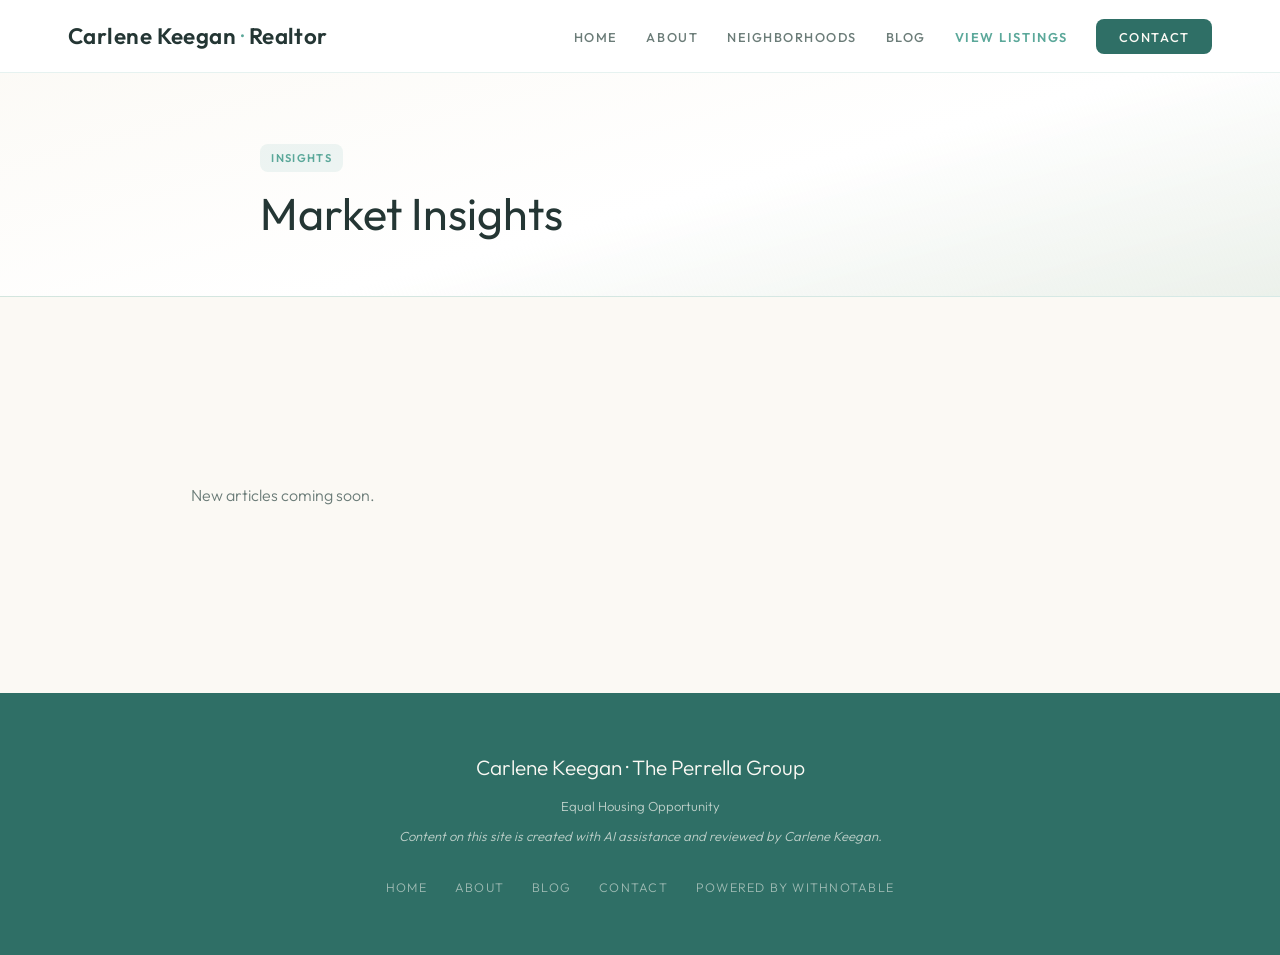
<file: blog/index.html>
<!DOCTYPE html>
<html lang="en">
<head>
    <meta charset="UTF-8">
    <meta name="viewport" content="width=device-width, initial-scale=1.0">
    <title>Blog | Carlene Keegan</title>
    <meta name="description" content="Market insights and neighborhood guides from Carlene Keegan.">
    <meta property="og:title" content="Blog | Carlene Keegan">
    <meta property="og:description" content="Market insights and neighborhood guides from Carlene Keegan.">
    <meta property="og:type" content="website">
    <link rel="preconnect" href="https://fonts.googleapis.com">
    <link rel="preconnect" href="https://fonts.gstatic.com" crossorigin>
    <link href="https://fonts.googleapis.com/css2?family=Outfit:wght@300;400;500;600;700&display=swap" rel="stylesheet">
    <link rel="stylesheet" href="../css/styles.css">

</head>
<body>
    <nav id="navbar">
        <div class="nav-inner">
            <a href="../index.html" class="nav-brand">Carlene Keegan <span>·</span> Realtor</a>
            <ul class="nav-links">
                <li><a href="../index.html">Home</a></li>
                <li><a href="../about.html">About</a></li>
                <li><a href="../index.html#neighborhoods">Neighborhoods</a></li>
                <li><a href="../blog/index.html">Blog</a></li>
                <li><a href="https://perrellagroup.com/agent/carlene-keegan" target="_blank" rel="noopener noreferrer" class="nav-listings">View Listings</a></li>
                <li><a href="../contact.html" class="nav-cta">Contact</a></li>
            </ul>
            <button class="nav-toggle" aria-label="Menu"><span></span><span></span><span></span></button>
        </div>
    </nav>

    <div class="article-header">
        <div class="article-header-inner">
            <div class="meta-line"><span class="blog-card-category">Insights</span></div>
            <h1>Market Insights</h1>
        </div>
    </div>
    <section>
        <div class="section-inner">
            <div class="blog-grid" id="blog-posts">
                <p class="blog-empty">New articles coming soon.</p>
            </div>
        </div>
    </section>

    <footer>
        <div class="footer-brand">Carlene Keegan · The Perrella Group</div>
        <p>Equal Housing Opportunity</p>
        <p class="footer-disclaimer">Content on this site is created with AI assistance and reviewed by Carlene Keegan.</p>
        <div class="footer-links">
            <a href="../index.html">Home</a>
            <a href="../about.html">About</a>
            <a href="../blog/index.html">Blog</a>
            <a href="../contact.html">Contact</a>
            <a href="https://withnotable.ai" target="_blank" rel="noopener noreferrer">Powered by withNotable</a>
        </div>
    </footer>
    <script>
        const observer = new IntersectionObserver((entries) => {
            entries.forEach(e => { if (e.isIntersecting) e.target.classList.add('visible'); });
        }, { threshold: 0.1, rootMargin: '0px 0px -50px 0px' });
        document.querySelectorAll('.fade-in').forEach(el => observer.observe(el));
        window.addEventListener('scroll', () => {
            const nav = document.getElementById('navbar');
            if (nav) nav.classList.toggle('scrolled', window.scrollY > 50);
        });
        const navToggle = document.querySelector('.nav-toggle');
        const navLinks = document.querySelector('.nav-links');
        if (navToggle && navLinks) {
            navToggle.addEventListener('click', () => { navLinks.classList.toggle('mobile-open'); navToggle.classList.toggle('active'); });
        }
        document.querySelectorAll('.faq-question').forEach(q => {
            q.addEventListener('click', () => {
                const item = q.parentElement;
                const wasOpen = item.classList.contains('open');
                document.querySelectorAll('.faq-item').forEach(i => i.classList.remove('open'));
                if (!wasOpen) item.classList.add('open');
            });
        });
    </script>
</body>
</html>
</file>
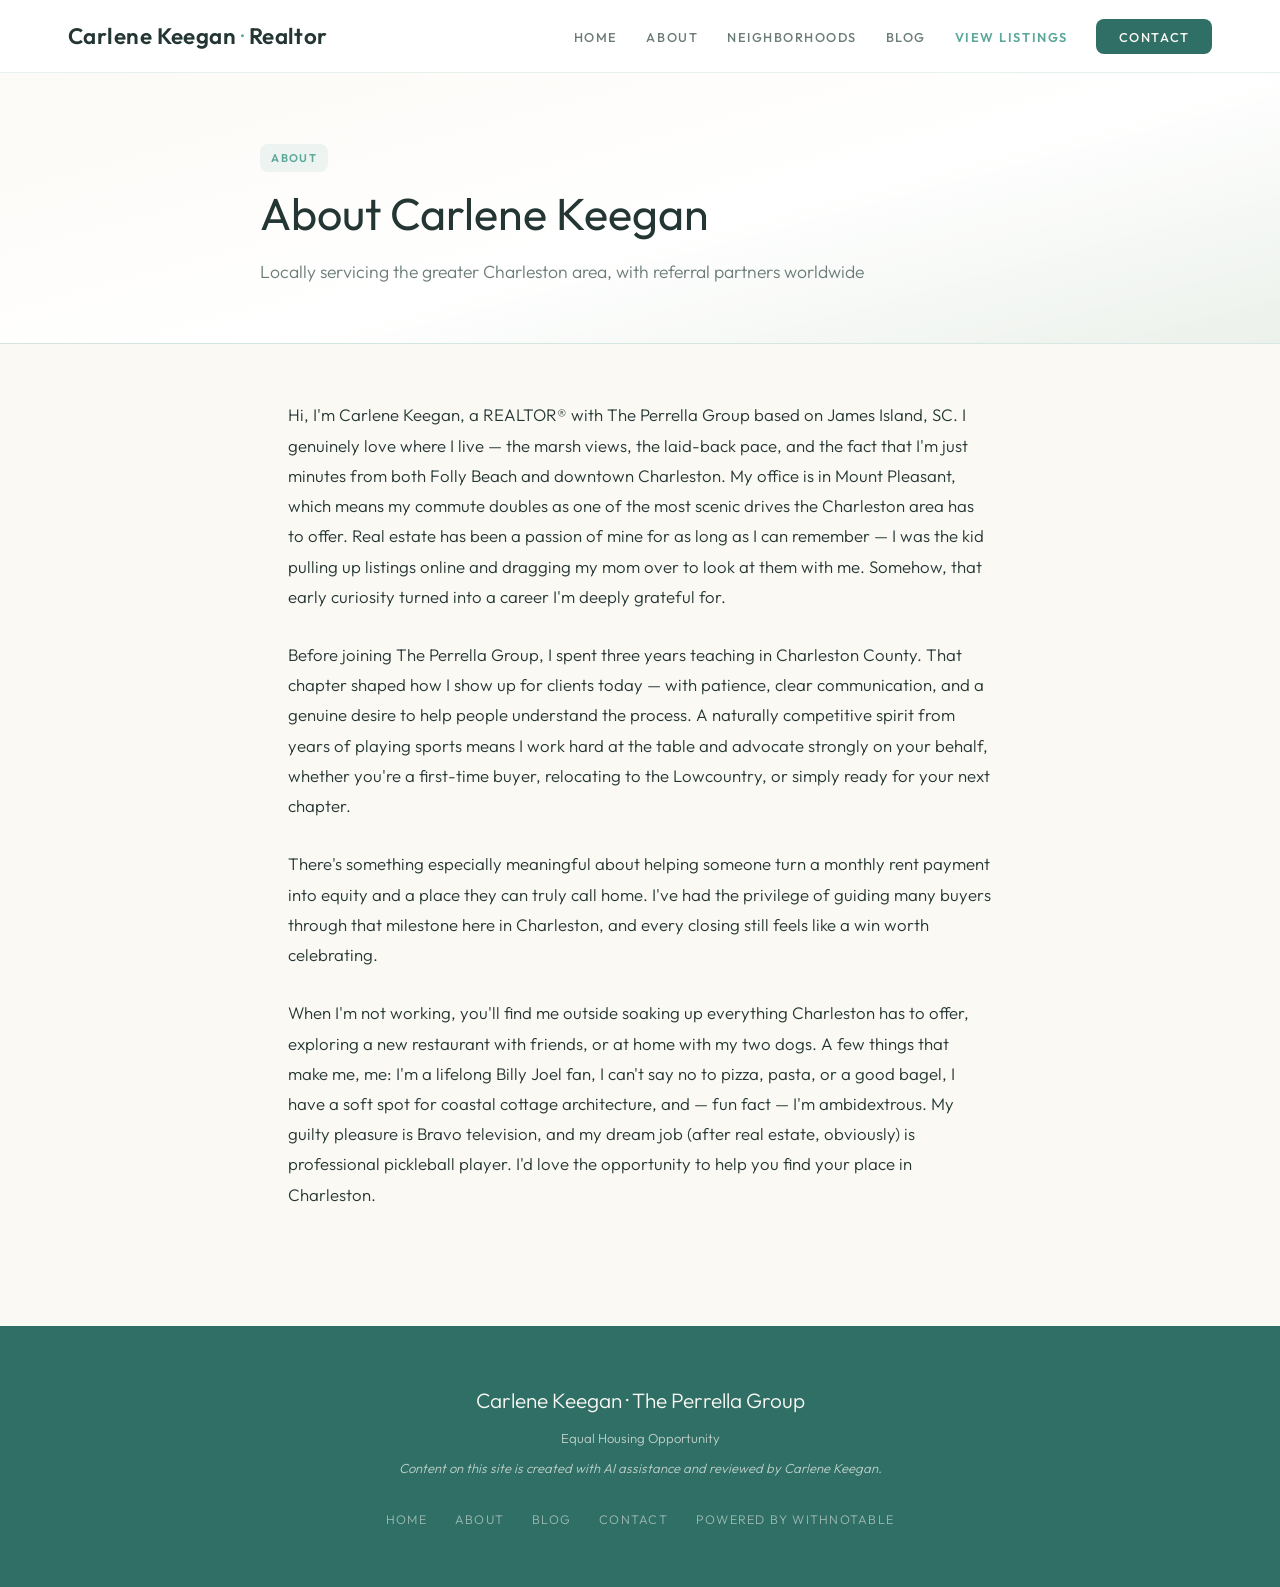
<file: about.html>
<!DOCTYPE html>
<html lang="en">
<head>
    <meta charset="UTF-8">
    <meta name="viewport" content="width=device-width, initial-scale=1.0">
    <title>About Carlene Keegan | The Perrella Group</title>
    <meta name="description" content="Carlene Keegan helps buyers and sellers in James Island and the greater Charleston area. First-time buyers, relocations, and luxury homes.">
    <meta property="og:title" content="About Carlene Keegan | The Perrella Group">
    <meta property="og:description" content="Carlene Keegan helps buyers and sellers in James Island and the greater Charleston area. First-time buyers, relocations, and luxury homes.">
    <meta property="og:type" content="website">
    <link rel="preconnect" href="https://fonts.googleapis.com">
    <link rel="preconnect" href="https://fonts.gstatic.com" crossorigin>
    <link href="https://fonts.googleapis.com/css2?family=Outfit:wght@300;400;500;600;700&display=swap" rel="stylesheet">
    <link rel="stylesheet" href="css/styles.css">
    <script type="application/ld+json">
{"@context": "https://schema.org", "@type": "RealEstateAgent", "name": "Carlene Keegan", "url": "https://carleneкеegan.com", "telephone": "845.803.1812", "email": "Carlene@perrellagroup.com", "image": "", "areaServed": [{"@type": "State", "name": "South Carolina"}, {"@type": "City", "name": "James Island"}, {"@type": "City", "name": "Charleston"}, {"@type": "City", "name": "Mount Pleasant"}], "jobTitle": "Real Estate Agent", "knowsAbout": ["First-Time Homebuyers", "Waterfront Properties", "Residential Real Estate", "James Island Real Estate", "Charleston Real Estate"], "yearsOfExperience": 8, "memberOf": {"@type": "Organization", "name": "The Perrella Group", "url": "https://www.perrellagroup.com"}, "description": "Carlene Keegan is a real estate agent serving James Island and the greater Charleston area through The Perrella Group. With 8 years of experience, she specializes in first-time buyers, relocations, and James Island properties. Locally based with referral partners worldwide."}
    </script>
</head>
<body>
    <nav id="navbar">
        <div class="nav-inner">
            <a href="index.html" class="nav-brand">Carlene Keegan <span>·</span> Realtor</a>
            <ul class="nav-links">
                <li><a href="index.html">Home</a></li>
                <li><a href="about.html">About</a></li>
                <li><a href="index.html#neighborhoods">Neighborhoods</a></li>
                <li><a href="blog/index.html">Blog</a></li>
                <li><a href="https://perrellagroup.com/agent/carlene-keegan" target="_blank" rel="noopener noreferrer" class="nav-listings">View Listings</a></li>
                <li><a href="contact.html" class="nav-cta">Contact</a></li>
            </ul>
            <button class="nav-toggle" aria-label="Menu"><span></span><span></span><span></span></button>
        </div>
    </nav>

    <div class="article-header">
        <div class="article-header-inner">
            <div class="meta-line"><span class="blog-card-category">About</span></div>
            <h1>About Carlene Keegan</h1>
            <p class="article-lede"> Locally servicing the greater Charleston area, with referral partners worldwide</p>
        </div>
    </div>
    <div class="article-body"><p>Hi, I'm Carlene Keegan, a REALTOR® with The Perrella Group based on James Island, SC. I genuinely love where I live — the marsh views, the laid-back pace, and the fact that I'm just minutes from both Folly Beach and downtown Charleston. My office is in Mount Pleasant, which means my commute doubles as one of the most scenic drives the Charleston area has to offer. Real estate has been a passion of mine for as long as I can remember — I was the kid pulling up listings online and dragging my mom over to look at them with me. Somehow, that early curiosity turned into a career I'm deeply grateful for.</p><p>Before joining The Perrella Group, I spent three years teaching in Charleston County. That chapter shaped how I show up for clients today — with patience, clear communication, and a genuine desire to help people understand the process. A naturally competitive spirit from years of playing sports means I work hard at the table and advocate strongly on your behalf, whether you're a first-time buyer, relocating to the Lowcountry, or simply ready for your next chapter.</p><p>There's something especially meaningful about helping someone turn a monthly rent payment into equity and a place they can truly call home. I've had the privilege of guiding many buyers through that milestone here in Charleston, and every closing still feels like a win worth celebrating.</p><p>When I'm not working, you'll find me outside soaking up everything Charleston has to offer, exploring a new restaurant with friends, or at home with my two dogs. A few things that make me, me: I'm a lifelong Billy Joel fan, I can't say no to pizza, pasta, or a good bagel, I have a soft spot for coastal cottage architecture, and — fun fact — I'm ambidextrous. My guilty pleasure is Bravo television, and my dream job (after real estate, obviously) is professional pickleball player. I'd love the opportunity to help you find your place in Charleston.</p>

    </div>

    <footer>
        <div class="footer-brand">Carlene Keegan · The Perrella Group</div>
        <p>Equal Housing Opportunity</p>
        <p class="footer-disclaimer">Content on this site is created with AI assistance and reviewed by Carlene Keegan.</p>
        <div class="footer-links">
            <a href="index.html">Home</a>
            <a href="about.html">About</a>
            <a href="blog/index.html">Blog</a>
            <a href="contact.html">Contact</a>
            <a href="https://withnotable.ai" target="_blank" rel="noopener noreferrer">Powered by withNotable</a>
        </div>
    </footer>
    <script>
        const observer = new IntersectionObserver((entries) => {
            entries.forEach(e => { if (e.isIntersecting) e.target.classList.add('visible'); });
        }, { threshold: 0.1, rootMargin: '0px 0px -50px 0px' });
        document.querySelectorAll('.fade-in').forEach(el => observer.observe(el));
        window.addEventListener('scroll', () => {
            const nav = document.getElementById('navbar');
            if (nav) nav.classList.toggle('scrolled', window.scrollY > 50);
        });
        const navToggle = document.querySelector('.nav-toggle');
        const navLinks = document.querySelector('.nav-links');
        if (navToggle && navLinks) {
            navToggle.addEventListener('click', () => { navLinks.classList.toggle('mobile-open'); navToggle.classList.toggle('active'); });
        }
        document.querySelectorAll('.faq-question').forEach(q => {
            q.addEventListener('click', () => {
                const item = q.parentElement;
                const wasOpen = item.classList.contains('open');
                document.querySelectorAll('.faq-item').forEach(i => i.classList.remove('open'));
                if (!wasOpen) item.classList.add('open');
            });
        });
    </script>
</body>
</html>
</file>
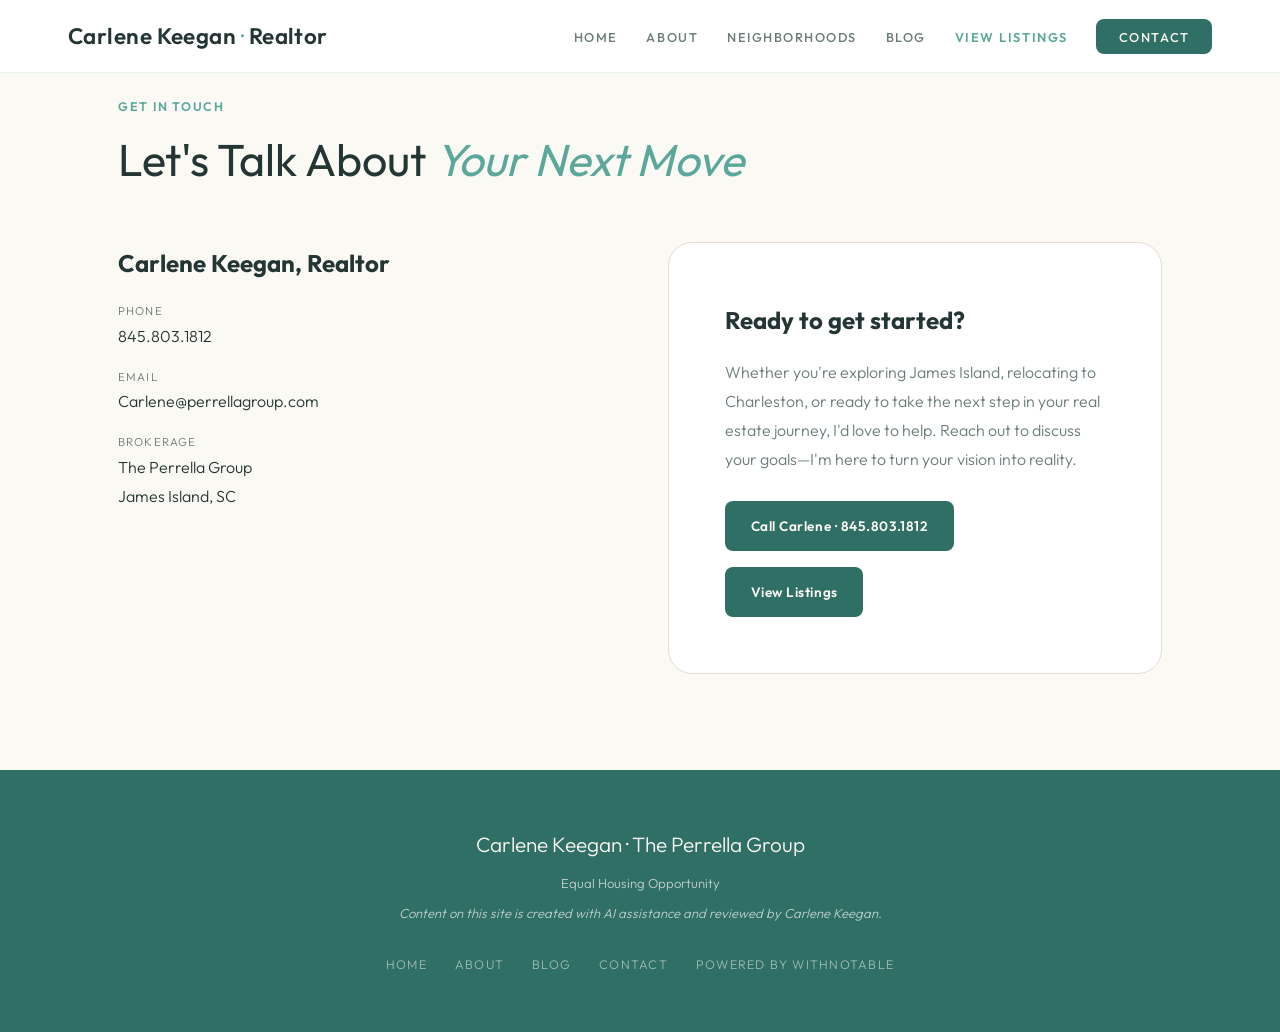
<file: contact.html>
<!DOCTYPE html>
<html lang="en">
<head>
    <meta charset="UTF-8">
    <meta name="viewport" content="width=device-width, initial-scale=1.0">
    <title>Contact Carlene Keegan</title>
    <meta name="description" content="Get in touch with Carlene Keegan, your James Island real estate expert.">
    <meta property="og:title" content="Contact Carlene Keegan">
    <meta property="og:description" content="Get in touch with Carlene Keegan, your James Island real estate expert.">
    <meta property="og:type" content="website">
    <link rel="preconnect" href="https://fonts.googleapis.com">
    <link rel="preconnect" href="https://fonts.gstatic.com" crossorigin>
    <link href="https://fonts.googleapis.com/css2?family=Outfit:wght@300;400;500;600;700&display=swap" rel="stylesheet">
    <link rel="stylesheet" href="css/styles.css">

</head>
<body>
    <nav id="navbar">
        <div class="nav-inner">
            <a href="index.html" class="nav-brand">Carlene Keegan <span>·</span> Realtor</a>
            <ul class="nav-links">
                <li><a href="index.html">Home</a></li>
                <li><a href="about.html">About</a></li>
                <li><a href="index.html#neighborhoods">Neighborhoods</a></li>
                <li><a href="blog/index.html">Blog</a></li>
                <li><a href="https://perrellagroup.com/agent/carlene-keegan" target="_blank" rel="noopener noreferrer" class="nav-listings">View Listings</a></li>
                <li><a href="contact.html" class="nav-cta">Contact</a></li>
            </ul>
            <button class="nav-toggle" aria-label="Menu"><span></span><span></span><span></span></button>
        </div>
    </nav>

    <section class="contact" id="contact">
        <div class="section-inner">
            <div class="section-label">Get In Touch</div>
            <h2 class="section-title">Let's Talk About <em>Your Next Move</em></h2>
            <div class="contact-grid">
                <div class="contact-info">
                    <h3>Carlene Keegan, Realtor</h3>
                    <div class="contact-detail"><div class="detail-label">Phone</div><div class="detail-value"><a href="tel:845.803.1812">845.803.1812</a></div></div>
                    <div class="contact-detail"><div class="detail-label">Email</div><div class="detail-value"><a href="mailto:Carlene@perrellagroup.com">Carlene@perrellagroup.com</a></div></div>
                    <div class="contact-detail"><div class="detail-label">Brokerage</div><div class="detail-value">The Perrella Group<br>James Island, SC</div></div>
                    
                </div>
                <div class="contact-cta">
                    <h3>Ready to get started?</h3>
                    <div class="cta-copy"><p>Whether you're exploring James Island, relocating to Charleston, or ready to take the next step in your real estate journey, I'd love to help. Reach out to discuss your goals—I'm here to turn your vision into reality.</p></div>
                    <p class="contact-cta-primary"><a href="tel:845.803.1812" class="btn-primary">Call Carlene · 845.803.1812</a></p>
                    <p class="contact-listings"><a href="https://perrellagroup.com/agent/carlene-keegan" target="_blank" rel="noopener noreferrer" class="btn-primary">View Listings</a></p>
                </div>
            </div>
        </div>
    </section>

    <footer>
        <div class="footer-brand">Carlene Keegan · The Perrella Group</div>
        <p>Equal Housing Opportunity</p>
        <p class="footer-disclaimer">Content on this site is created with AI assistance and reviewed by Carlene Keegan.</p>
        <div class="footer-links">
            <a href="index.html">Home</a>
            <a href="about.html">About</a>
            <a href="blog/index.html">Blog</a>
            <a href="contact.html">Contact</a>
            <a href="https://withnotable.ai" target="_blank" rel="noopener noreferrer">Powered by withNotable</a>
        </div>
    </footer>
    <script>
        const observer = new IntersectionObserver((entries) => {
            entries.forEach(e => { if (e.isIntersecting) e.target.classList.add('visible'); });
        }, { threshold: 0.1, rootMargin: '0px 0px -50px 0px' });
        document.querySelectorAll('.fade-in').forEach(el => observer.observe(el));
        window.addEventListener('scroll', () => {
            const nav = document.getElementById('navbar');
            if (nav) nav.classList.toggle('scrolled', window.scrollY > 50);
        });
        const navToggle = document.querySelector('.nav-toggle');
        const navLinks = document.querySelector('.nav-links');
        if (navToggle && navLinks) {
            navToggle.addEventListener('click', () => { navLinks.classList.toggle('mobile-open'); navToggle.classList.toggle('active'); });
        }
        document.querySelectorAll('.faq-question').forEach(q => {
            q.addEventListener('click', () => {
                const item = q.parentElement;
                const wasOpen = item.classList.contains('open');
                document.querySelectorAll('.faq-item').forEach(i => i.classList.remove('open'));
                if (!wasOpen) item.classList.add('open');
            });
        });
    </script>
</body>
</html>
</file>
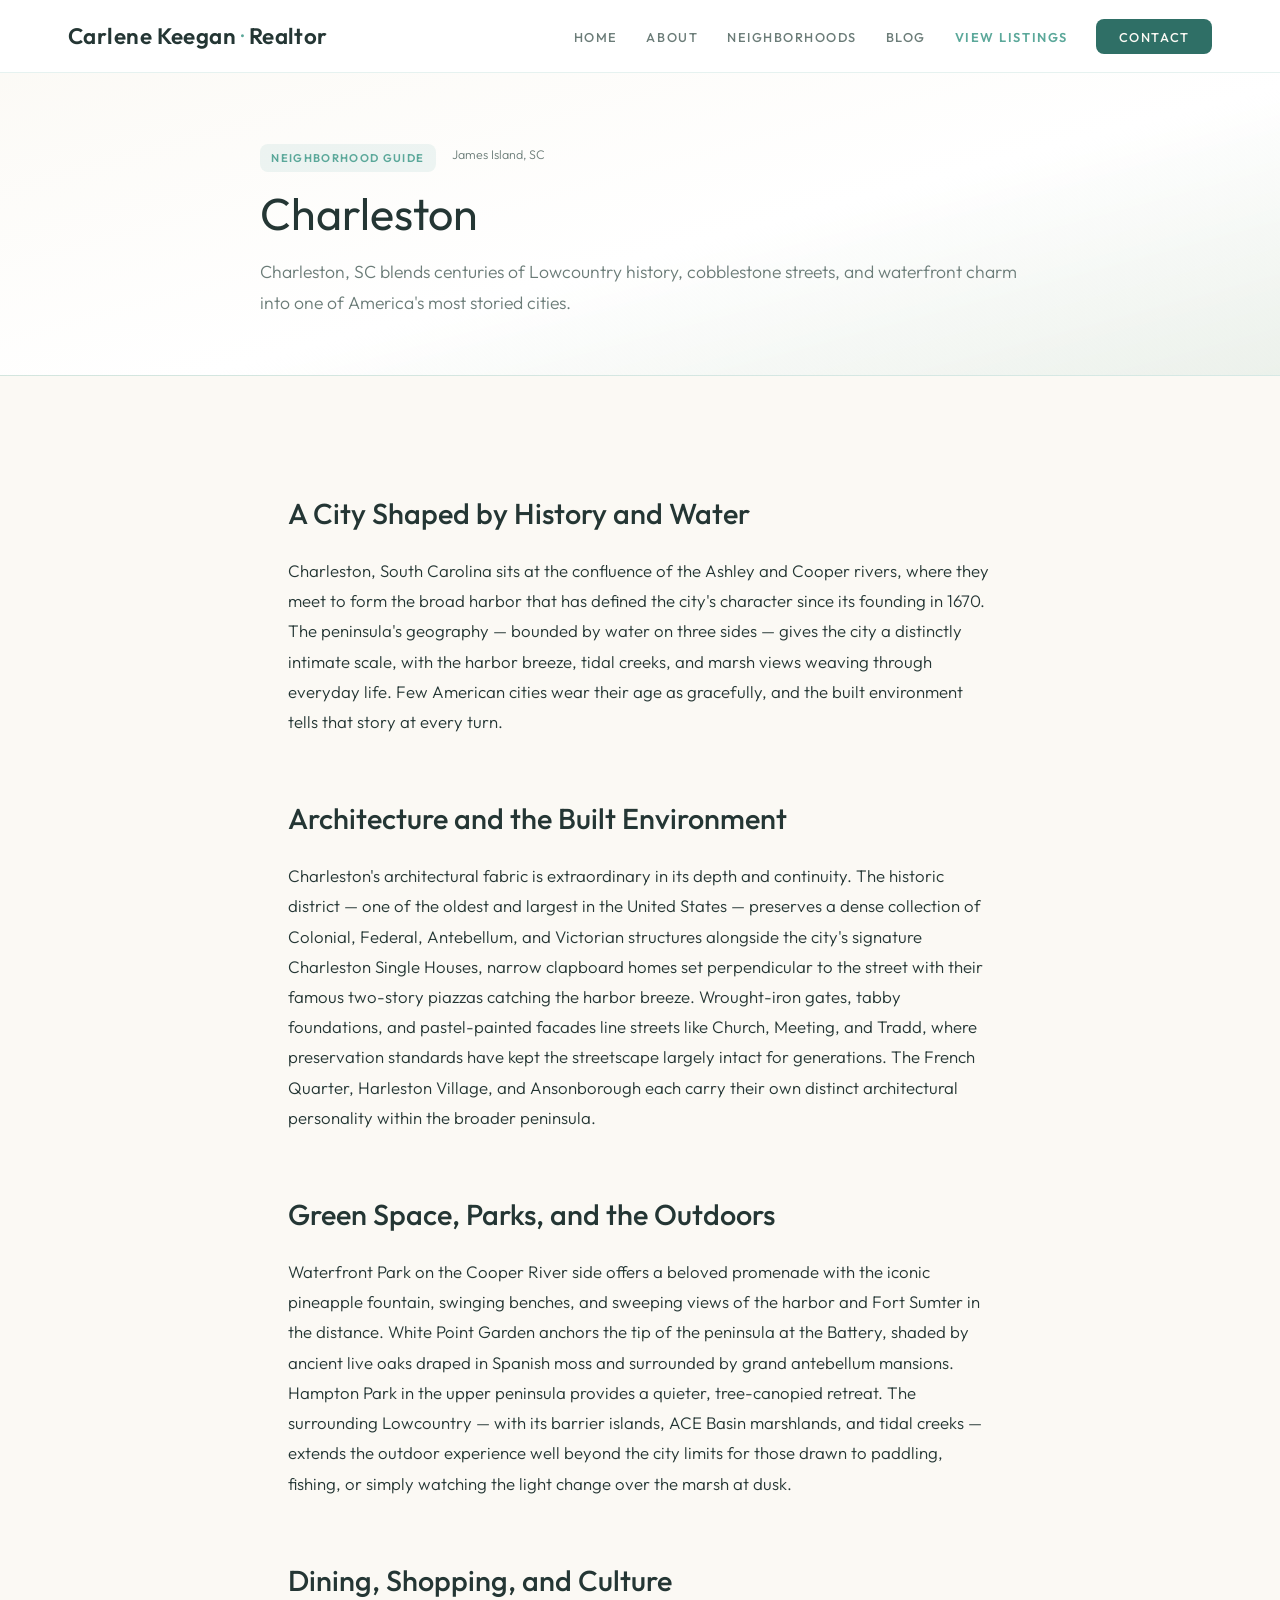
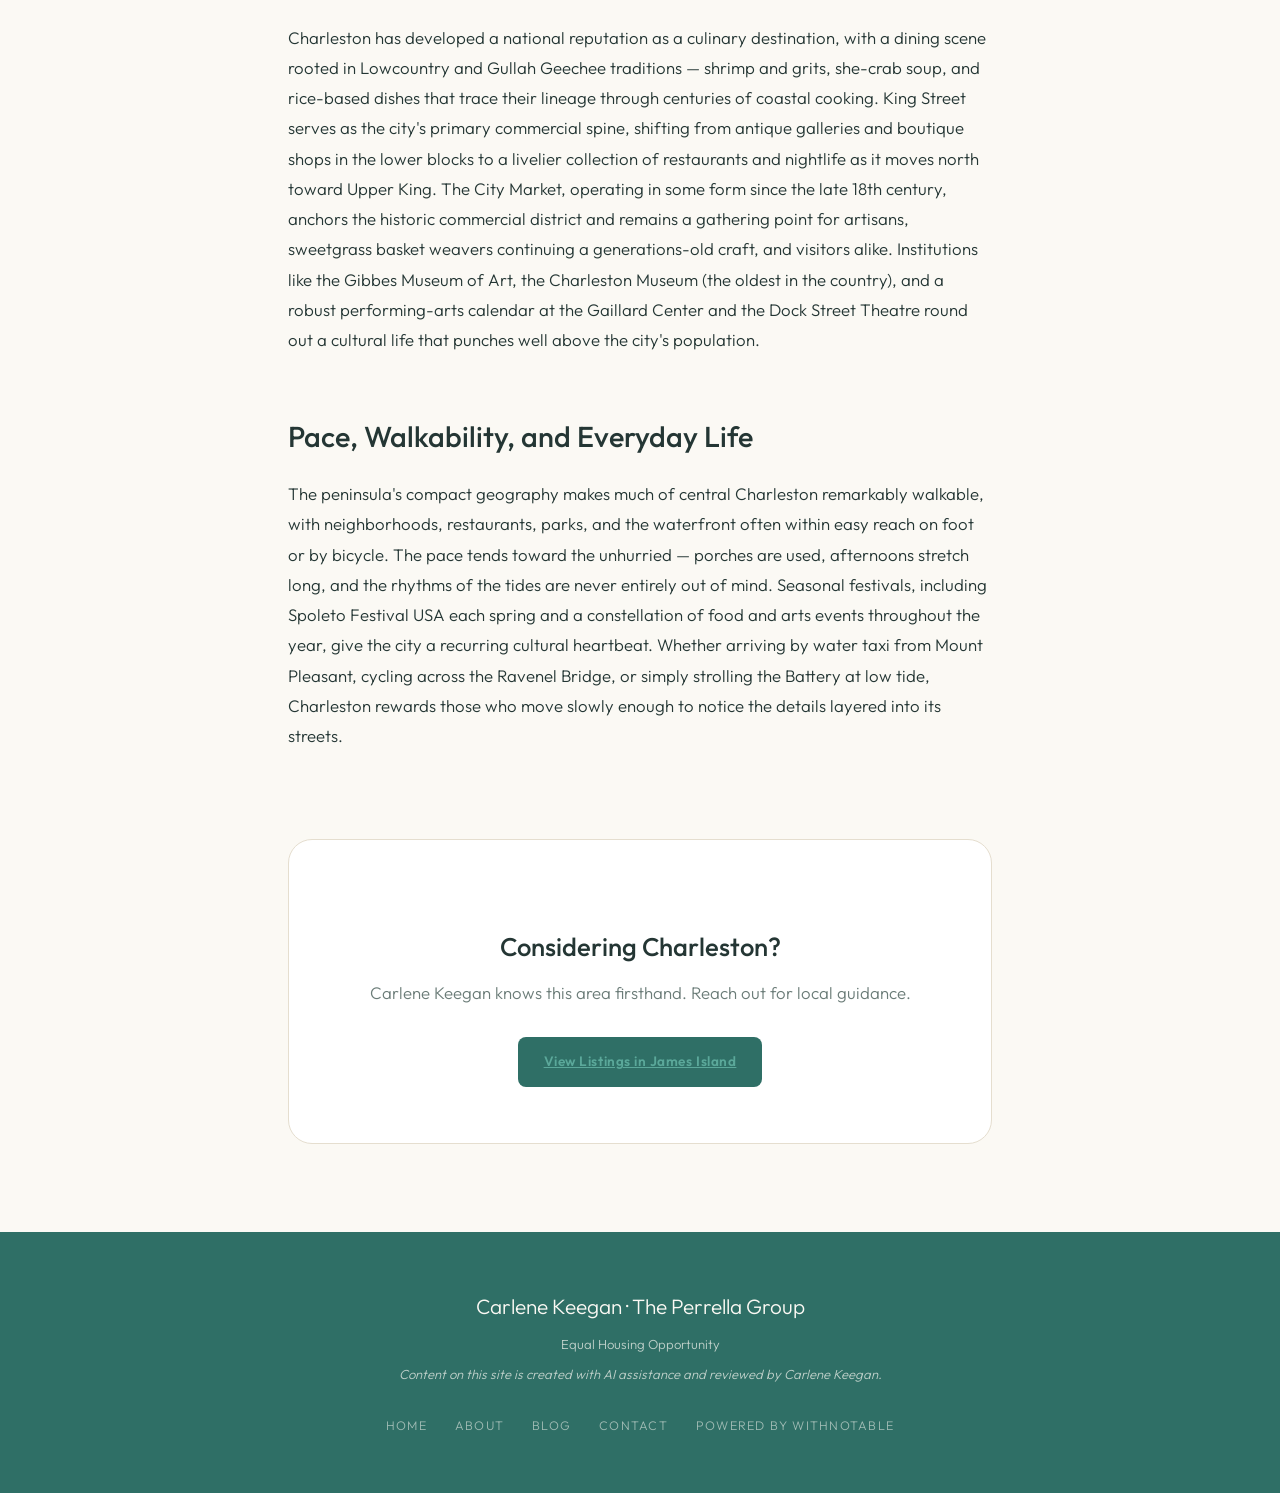
<file: neighborhoods/charleston.html>
<!DOCTYPE html>
<html lang="en">
<head>
    <meta charset="UTF-8">
    <meta name="viewport" content="width=device-width, initial-scale=1.0">
    <title>Charleston Neighborhood Guide | Carlene Keegan</title>
    <meta name="description" content="Charleston, SC blends centuries of Lowcountry history, cobblestone streets, and waterfront charm into one of America's most storied cities.">
    <meta property="og:title" content="Charleston Neighborhood Guide | Carlene Keegan">
    <meta property="og:description" content="Charleston, SC blends centuries of Lowcountry history, cobblestone streets, and waterfront charm into one of America's most storied cities.">
    <meta property="og:type" content="website">
    <link rel="preconnect" href="https://fonts.googleapis.com">
    <link rel="preconnect" href="https://fonts.gstatic.com" crossorigin>
    <link href="https://fonts.googleapis.com/css2?family=Outfit:wght@300;400;500;600;700&display=swap" rel="stylesheet">
    <link rel="stylesheet" href="../css/styles.css">
    <script type="application/ld+json">
{
  "@context": "https://schema.org",
  "@type": "Place",
  "name": "Charleston",
  "url": "https://withnotable.github.io/carlene-keegan-site/neighborhoods/charleston.html",
  "description": "Charleston, SC blends centuries of Lowcountry history, cobblestone streets, and waterfront charm into one of America's most storied cities.",
  "address": {
    "@type": "PostalAddress",
    "addressRegion": "SC"
  }
}
    </script>
</head>
<body>
    <nav id="navbar">
        <div class="nav-inner">
            <a href="../index.html" class="nav-brand">Carlene Keegan <span>·</span> Realtor</a>
            <ul class="nav-links">
                <li><a href="../index.html">Home</a></li>
                <li><a href="../about.html">About</a></li>
                <li><a href="../index.html#neighborhoods">Neighborhoods</a></li>
                <li><a href="../blog/index.html">Blog</a></li>
                <li><a href="https://perrellagroup.com/agent/carlene-keegan" target="_blank" rel="noopener noreferrer" class="nav-listings">View Listings</a></li>
                <li><a href="../contact.html" class="nav-cta">Contact</a></li>
            </ul>
            <button class="nav-toggle" aria-label="Menu"><span></span><span></span><span></span></button>
        </div>
    </nav>

    <div class="article-header">
        <div class="article-header-inner">
            <div class="meta-line"><span class="blog-card-category">Neighborhood Guide</span><span>James Island, SC</span></div>
            <h1>Charleston</h1>
            <p class="article-lede">Charleston, SC blends centuries of Lowcountry history, cobblestone streets, and waterfront charm into one of America's most storied cities.</p>
        </div>
    </div>

    <div class="article-body">
        <h2>A City Shaped by History and Water</h2><p>Charleston, South Carolina sits at the confluence of the Ashley and Cooper rivers, where they meet to form the broad harbor that has defined the city's character since its founding in 1670. The peninsula's geography — bounded by water on three sides — gives the city a distinctly intimate scale, with the harbor breeze, tidal creeks, and marsh views weaving through everyday life. Few American cities wear their age as gracefully, and the built environment tells that story at every turn.</p><h2>Architecture and the Built Environment</h2><p>Charleston's architectural fabric is extraordinary in its depth and continuity. The historic district — one of the oldest and largest in the United States — preserves a dense collection of Colonial, Federal, Antebellum, and Victorian structures alongside the city's signature Charleston Single Houses, narrow clapboard homes set perpendicular to the street with their famous two-story piazzas catching the harbor breeze. Wrought-iron gates, tabby foundations, and pastel-painted facades line streets like Church, Meeting, and Tradd, where preservation standards have kept the streetscape largely intact for generations. The French Quarter, Harleston Village, and Ansonborough each carry their own distinct architectural personality within the broader peninsula.</p><h2>Green Space, Parks, and the Outdoors</h2><p>Waterfront Park on the Cooper River side offers a beloved promenade with the iconic pineapple fountain, swinging benches, and sweeping views of the harbor and Fort Sumter in the distance. White Point Garden anchors the tip of the peninsula at the Battery, shaded by ancient live oaks draped in Spanish moss and surrounded by grand antebellum mansions. Hampton Park in the upper peninsula provides a quieter, tree-canopied retreat. The surrounding Lowcountry — with its barrier islands, ACE Basin marshlands, and tidal creeks — extends the outdoor experience well beyond the city limits for those drawn to paddling, fishing, or simply watching the light change over the marsh at dusk.</p><h2>Dining, Shopping, and Culture</h2><p>Charleston has developed a national reputation as a culinary destination, with a dining scene rooted in Lowcountry and Gullah Geechee traditions — shrimp and grits, she-crab soup, and rice-based dishes that trace their lineage through centuries of coastal cooking. King Street serves as the city's primary commercial spine, shifting from antique galleries and boutique shops in the lower blocks to a livelier collection of restaurants and nightlife as it moves north toward Upper King. The City Market, operating in some form since the late 18th century, anchors the historic commercial district and remains a gathering point for artisans, sweetgrass basket weavers continuing a generations-old craft, and visitors alike. Institutions like the Gibbes Museum of Art, the Charleston Museum (the oldest in the country), and a robust performing-arts calendar at the Gaillard Center and the Dock Street Theatre round out a cultural life that punches well above the city's population.</p><h2>Pace, Walkability, and Everyday Life</h2><p>The peninsula's compact geography makes much of central Charleston remarkably walkable, with neighborhoods, restaurants, parks, and the waterfront often within easy reach on foot or by bicycle. The pace tends toward the unhurried — porches are used, afternoons stretch long, and the rhythms of the tides are never entirely out of mind. Seasonal festivals, including Spoleto Festival USA each spring and a constellation of food and arts events throughout the year, give the city a recurring cultural heartbeat. Whether arriving by water taxi from Mount Pleasant, cycling across the Ravenel Bridge, or simply strolling the Battery at low tide, Charleston rewards those who move slowly enough to notice the details layered into its streets.</p>
        <div class="neighborhood-cta">
            <h3>Considering Charleston?</h3>
            <p>Carlene Keegan knows this area firsthand. Reach out for local guidance.</p>
            <a href="https://perrellagroup.com/agent/carlene-keegan" target="_blank" rel="noopener noreferrer" class="btn-primary">View Listings in James Island</a>
        </div>
    </div>

    <footer>
        <div class="footer-brand">Carlene Keegan · The Perrella Group</div>
        <p>Equal Housing Opportunity</p>
        <p class="footer-disclaimer">Content on this site is created with AI assistance and reviewed by Carlene Keegan.</p>
        <div class="footer-links">
            <a href="../index.html">Home</a>
            <a href="../about.html">About</a>
            <a href="../blog/index.html">Blog</a>
            <a href="../contact.html">Contact</a>
            <a href="https://withnotable.ai" target="_blank" rel="noopener noreferrer">Powered by withNotable</a>
        </div>
    </footer>
    <script>
        const observer = new IntersectionObserver((entries) => {
            entries.forEach(e => { if (e.isIntersecting) e.target.classList.add('visible'); });
        }, { threshold: 0.1, rootMargin: '0px 0px -50px 0px' });
        document.querySelectorAll('.fade-in').forEach(el => observer.observe(el));
        window.addEventListener('scroll', () => {
            const nav = document.getElementById('navbar');
            if (nav) nav.classList.toggle('scrolled', window.scrollY > 50);
        });
        const navToggle = document.querySelector('.nav-toggle');
        const navLinks = document.querySelector('.nav-links');
        if (navToggle && navLinks) {
            navToggle.addEventListener('click', () => { navLinks.classList.toggle('mobile-open'); navToggle.classList.toggle('active'); });
        }
        document.querySelectorAll('.faq-question').forEach(q => {
            q.addEventListener('click', () => {
                const item = q.parentElement;
                const wasOpen = item.classList.contains('open');
                document.querySelectorAll('.faq-item').forEach(i => i.classList.remove('open'));
                if (!wasOpen) item.classList.add('open');
            });
        });
    </script>
</body>
</html>
</file>
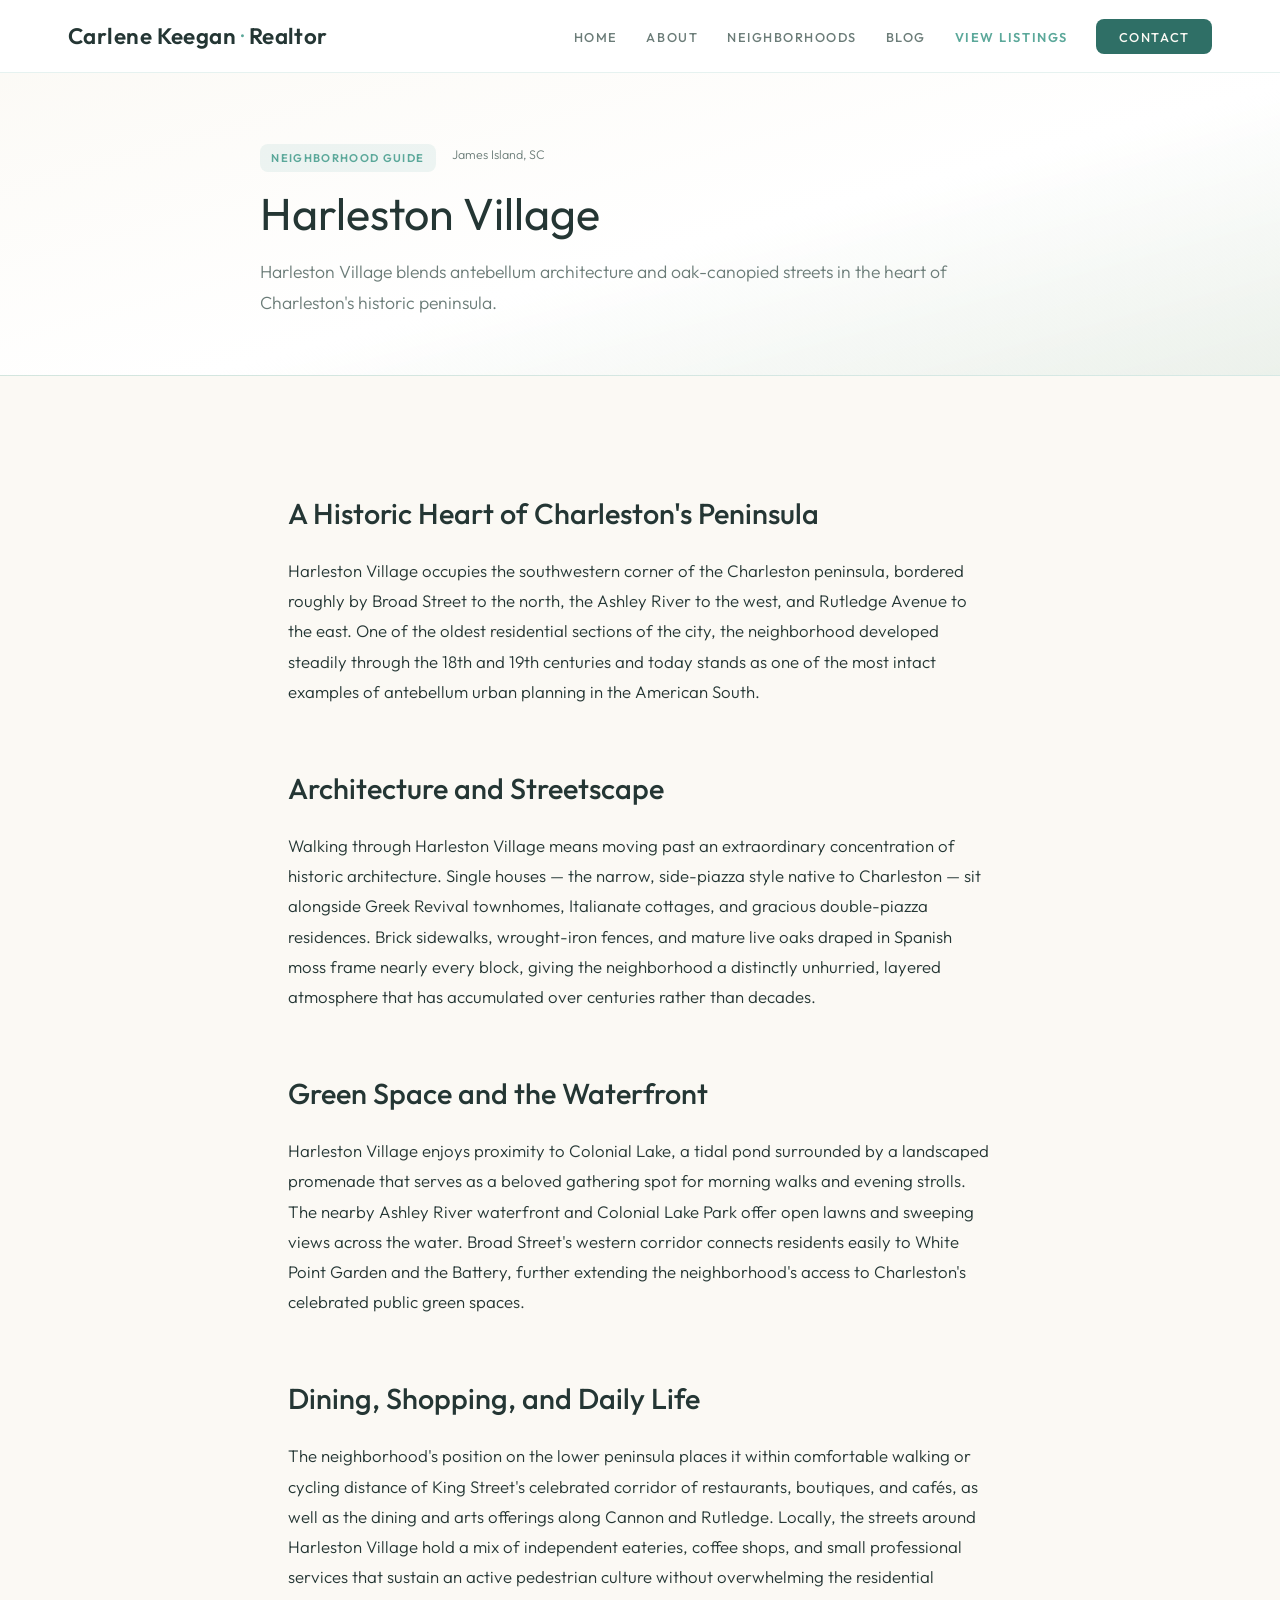
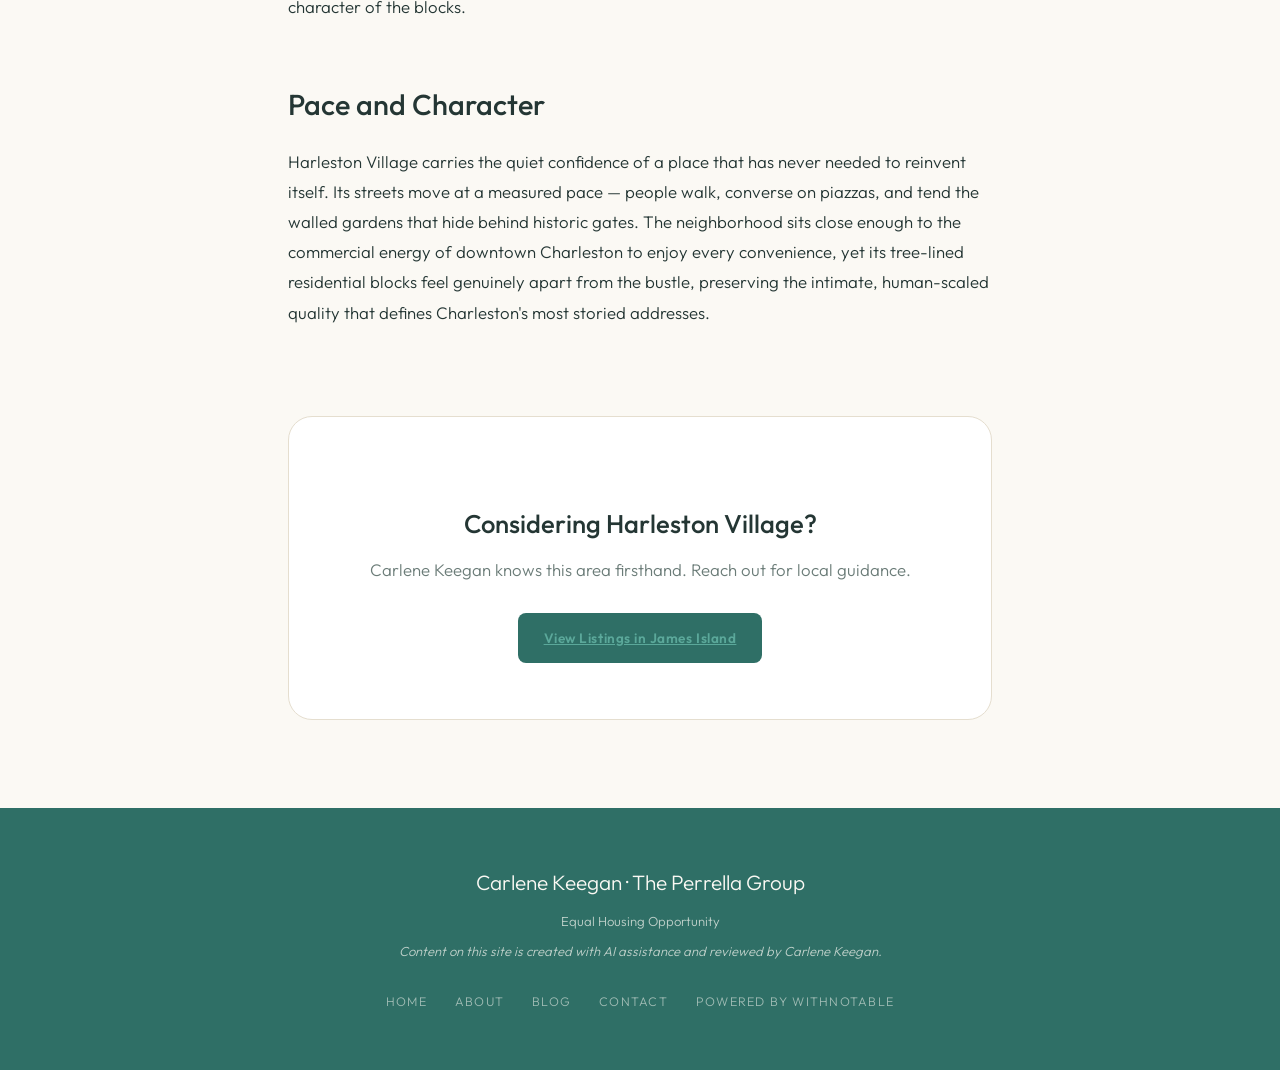
<file: neighborhoods/harleston-village.html>
<!DOCTYPE html>
<html lang="en">
<head>
    <meta charset="UTF-8">
    <meta name="viewport" content="width=device-width, initial-scale=1.0">
    <title>Harleston Village Neighborhood Guide | Carlene Keegan</title>
    <meta name="description" content="Harleston Village blends antebellum architecture and oak-canopied streets in the heart of Charleston's historic peninsula.">
    <meta property="og:title" content="Harleston Village Neighborhood Guide | Carlene Keegan">
    <meta property="og:description" content="Harleston Village blends antebellum architecture and oak-canopied streets in the heart of Charleston's historic peninsula.">
    <meta property="og:type" content="website">
    <link rel="preconnect" href="https://fonts.googleapis.com">
    <link rel="preconnect" href="https://fonts.gstatic.com" crossorigin>
    <link href="https://fonts.googleapis.com/css2?family=Outfit:wght@300;400;500;600;700&display=swap" rel="stylesheet">
    <link rel="stylesheet" href="../css/styles.css">
    <script type="application/ld+json">
{
  "@context": "https://schema.org",
  "@type": "Place",
  "name": "Harleston Village",
  "url": "https://withnotable.github.io/carlene-keegan-site/neighborhoods/harleston-village.html",
  "description": "Harleston Village blends antebellum architecture and oak-canopied streets in the heart of Charleston's historic peninsula.",
  "address": {
    "@type": "PostalAddress",
    "addressRegion": "SC"
  }
}
    </script>
</head>
<body>
    <nav id="navbar">
        <div class="nav-inner">
            <a href="../index.html" class="nav-brand">Carlene Keegan <span>·</span> Realtor</a>
            <ul class="nav-links">
                <li><a href="../index.html">Home</a></li>
                <li><a href="../about.html">About</a></li>
                <li><a href="../index.html#neighborhoods">Neighborhoods</a></li>
                <li><a href="../blog/index.html">Blog</a></li>
                <li><a href="https://perrellagroup.com/agent/carlene-keegan" target="_blank" rel="noopener noreferrer" class="nav-listings">View Listings</a></li>
                <li><a href="../contact.html" class="nav-cta">Contact</a></li>
            </ul>
            <button class="nav-toggle" aria-label="Menu"><span></span><span></span><span></span></button>
        </div>
    </nav>

    <div class="article-header">
        <div class="article-header-inner">
            <div class="meta-line"><span class="blog-card-category">Neighborhood Guide</span><span>James Island, SC</span></div>
            <h1>Harleston Village</h1>
            <p class="article-lede">Harleston Village blends antebellum architecture and oak-canopied streets in the heart of Charleston's historic peninsula.</p>
        </div>
    </div>

    <div class="article-body">
        <h2>A Historic Heart of Charleston's Peninsula</h2><p>Harleston Village occupies the southwestern corner of the Charleston peninsula, bordered roughly by Broad Street to the north, the Ashley River to the west, and Rutledge Avenue to the east. One of the oldest residential sections of the city, the neighborhood developed steadily through the 18th and 19th centuries and today stands as one of the most intact examples of antebellum urban planning in the American South.</p><h2>Architecture and Streetscape</h2><p>Walking through Harleston Village means moving past an extraordinary concentration of historic architecture. Single houses — the narrow, side-piazza style native to Charleston — sit alongside Greek Revival townhomes, Italianate cottages, and gracious double-piazza residences. Brick sidewalks, wrought-iron fences, and mature live oaks draped in Spanish moss frame nearly every block, giving the neighborhood a distinctly unhurried, layered atmosphere that has accumulated over centuries rather than decades.</p><h2>Green Space and the Waterfront</h2><p>Harleston Village enjoys proximity to Colonial Lake, a tidal pond surrounded by a landscaped promenade that serves as a beloved gathering spot for morning walks and evening strolls. The nearby Ashley River waterfront and Colonial Lake Park offer open lawns and sweeping views across the water. Broad Street's western corridor connects residents easily to White Point Garden and the Battery, further extending the neighborhood's access to Charleston's celebrated public green spaces.</p><h2>Dining, Shopping, and Daily Life</h2><p>The neighborhood's position on the lower peninsula places it within comfortable walking or cycling distance of King Street's celebrated corridor of restaurants, boutiques, and cafés, as well as the dining and arts offerings along Cannon and Rutledge. Locally, the streets around Harleston Village hold a mix of independent eateries, coffee shops, and small professional services that sustain an active pedestrian culture without overwhelming the residential character of the blocks.</p><h2>Pace and Character</h2><p>Harleston Village carries the quiet confidence of a place that has never needed to reinvent itself. Its streets move at a measured pace — people walk, converse on piazzas, and tend the walled gardens that hide behind historic gates. The neighborhood sits close enough to the commercial energy of downtown Charleston to enjoy every convenience, yet its tree-lined residential blocks feel genuinely apart from the bustle, preserving the intimate, human-scaled quality that defines Charleston's most storied addresses.</p>
        <div class="neighborhood-cta">
            <h3>Considering Harleston Village?</h3>
            <p>Carlene Keegan knows this area firsthand. Reach out for local guidance.</p>
            <a href="https://perrellagroup.com/agent/carlene-keegan" target="_blank" rel="noopener noreferrer" class="btn-primary">View Listings in James Island</a>
        </div>
    </div>

    <footer>
        <div class="footer-brand">Carlene Keegan · The Perrella Group</div>
        <p>Equal Housing Opportunity</p>
        <p class="footer-disclaimer">Content on this site is created with AI assistance and reviewed by Carlene Keegan.</p>
        <div class="footer-links">
            <a href="../index.html">Home</a>
            <a href="../about.html">About</a>
            <a href="../blog/index.html">Blog</a>
            <a href="../contact.html">Contact</a>
            <a href="https://withnotable.ai" target="_blank" rel="noopener noreferrer">Powered by withNotable</a>
        </div>
    </footer>
    <script>
        const observer = new IntersectionObserver((entries) => {
            entries.forEach(e => { if (e.isIntersecting) e.target.classList.add('visible'); });
        }, { threshold: 0.1, rootMargin: '0px 0px -50px 0px' });
        document.querySelectorAll('.fade-in').forEach(el => observer.observe(el));
        window.addEventListener('scroll', () => {
            const nav = document.getElementById('navbar');
            if (nav) nav.classList.toggle('scrolled', window.scrollY > 50);
        });
        const navToggle = document.querySelector('.nav-toggle');
        const navLinks = document.querySelector('.nav-links');
        if (navToggle && navLinks) {
            navToggle.addEventListener('click', () => { navLinks.classList.toggle('mobile-open'); navToggle.classList.toggle('active'); });
        }
        document.querySelectorAll('.faq-question').forEach(q => {
            q.addEventListener('click', () => {
                const item = q.parentElement;
                const wasOpen = item.classList.contains('open');
                document.querySelectorAll('.faq-item').forEach(i => i.classList.remove('open'));
                if (!wasOpen) item.classList.add('open');
            });
        });
    </script>
</body>
</html>
</file>
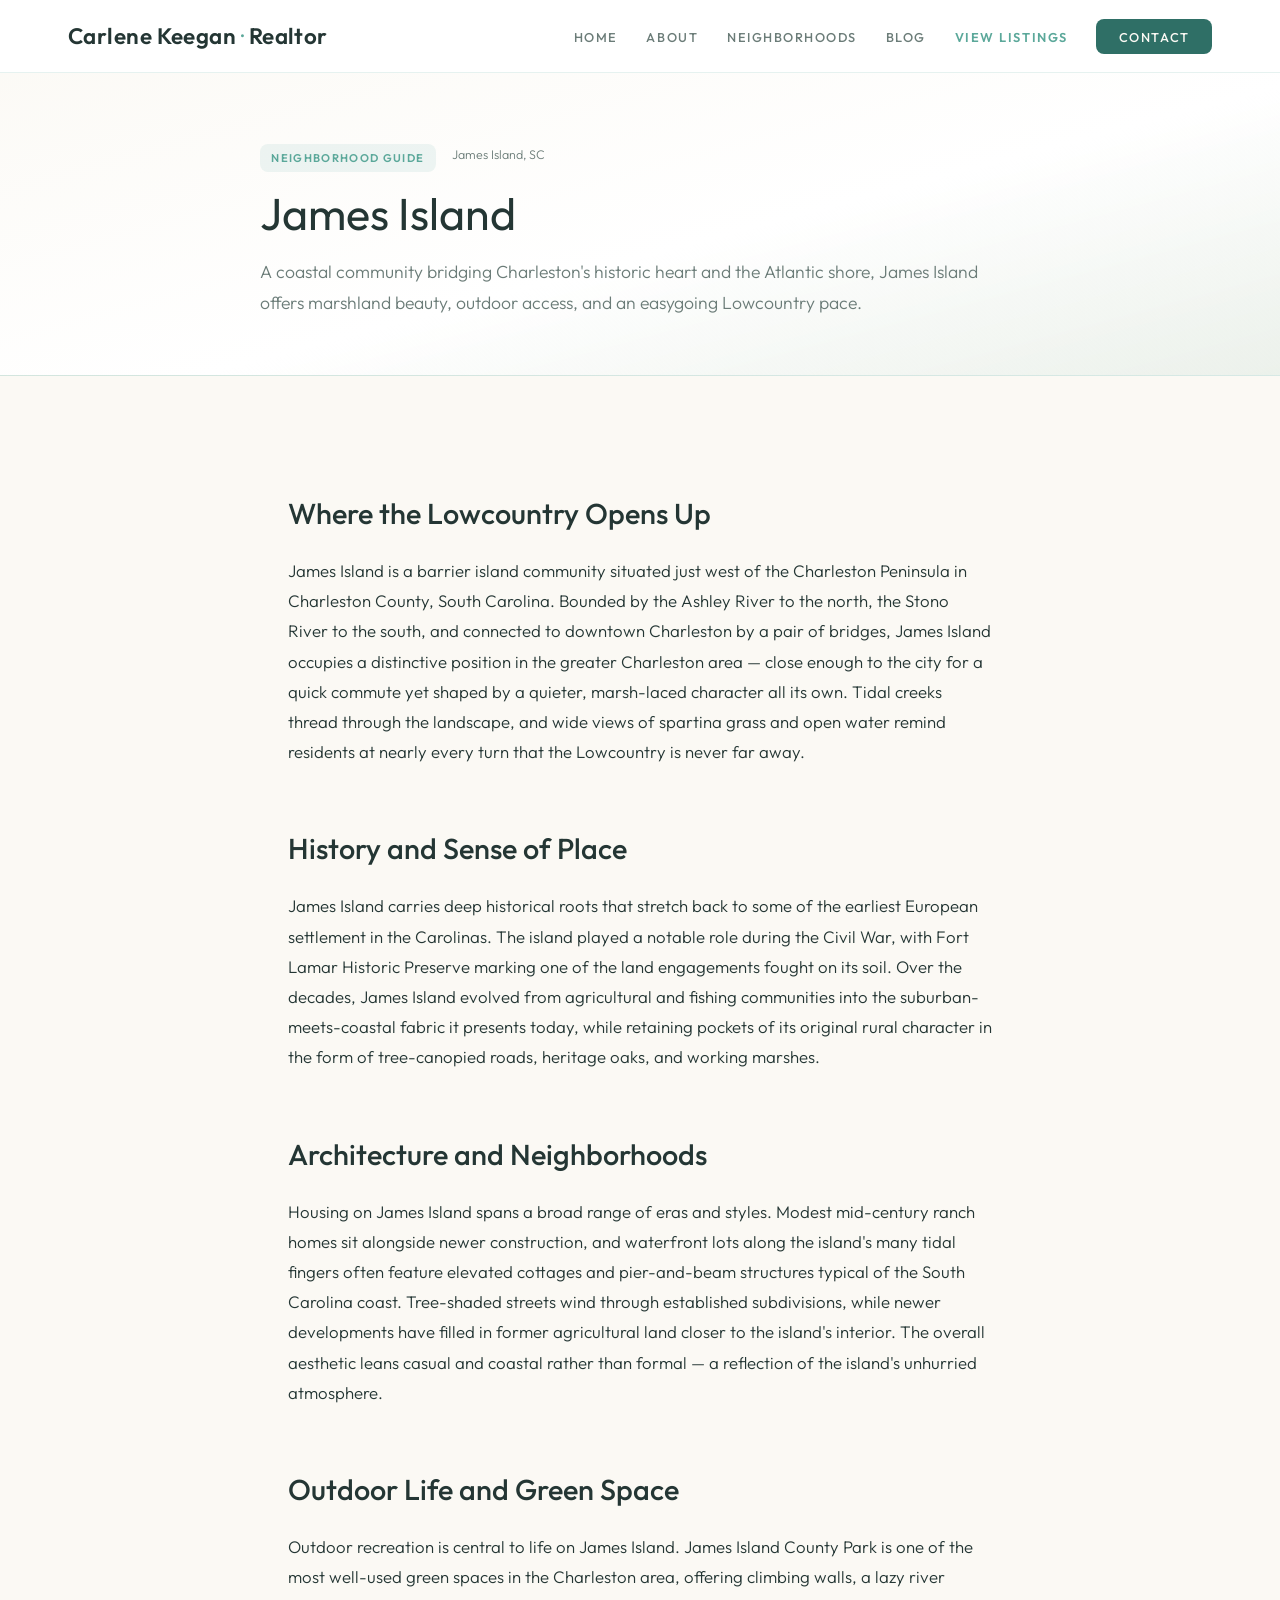
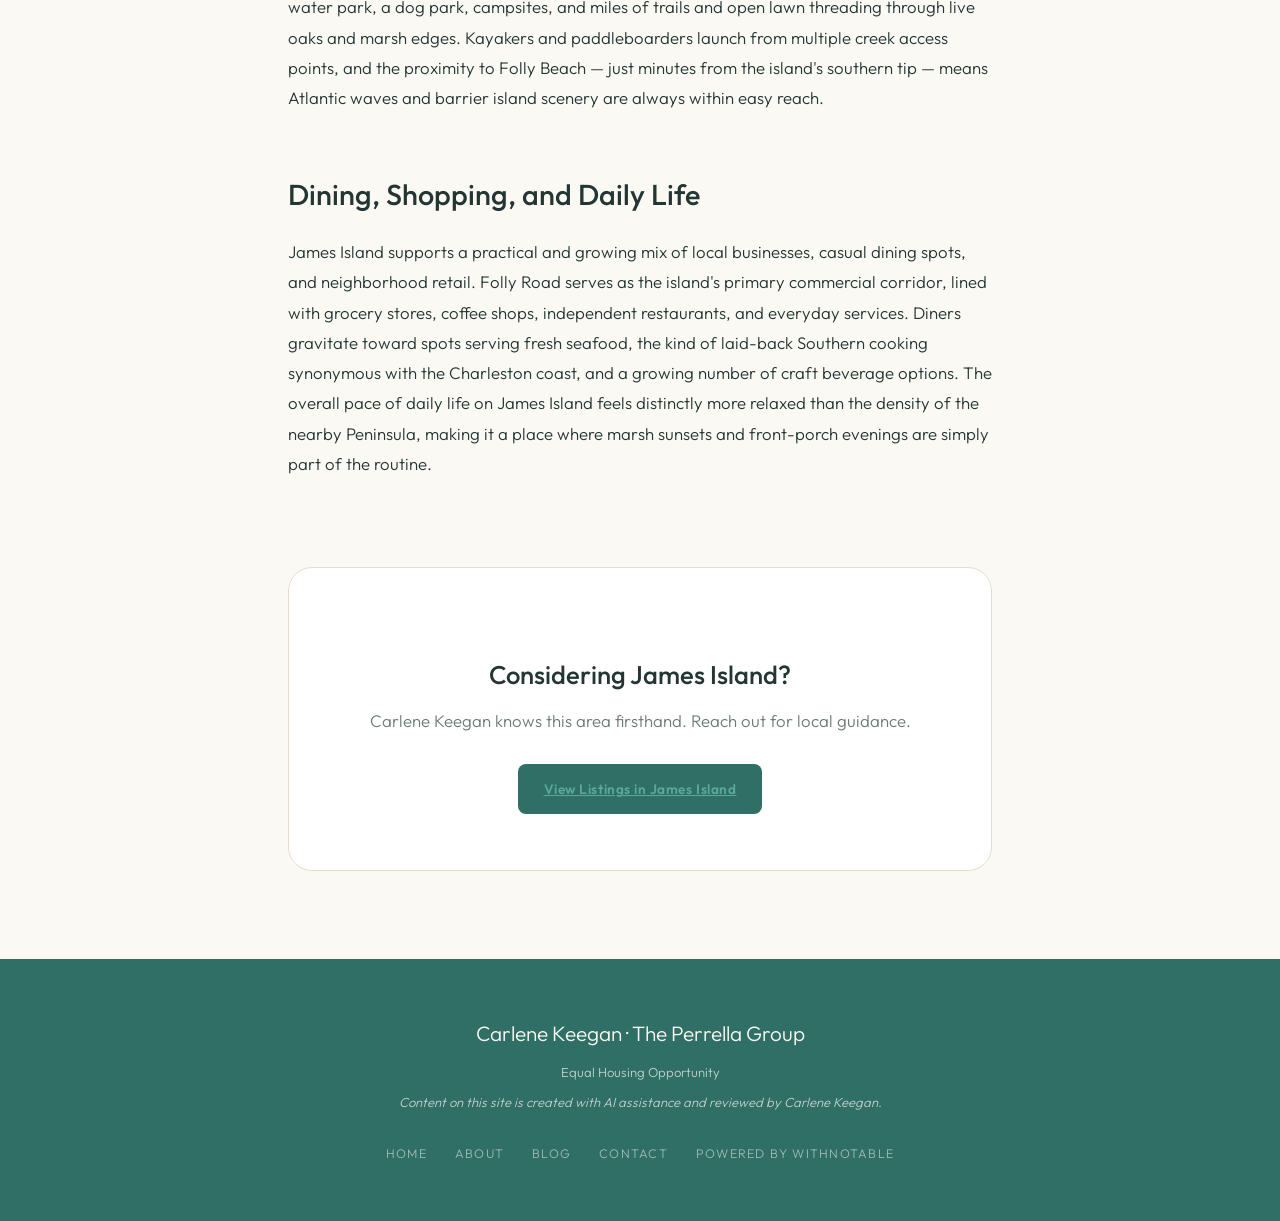
<file: neighborhoods/james-island.html>
<!DOCTYPE html>
<html lang="en">
<head>
    <meta charset="UTF-8">
    <meta name="viewport" content="width=device-width, initial-scale=1.0">
    <title>James Island Neighborhood Guide | Carlene Keegan</title>
    <meta name="description" content="A coastal community bridging Charleston's historic heart and the Atlantic shore, James Island offers marshland beauty, outdoor access, and an easygoing Lowcountry pace.">
    <meta property="og:title" content="James Island Neighborhood Guide | Carlene Keegan">
    <meta property="og:description" content="A coastal community bridging Charleston's historic heart and the Atlantic shore, James Island offers marshland beauty, outdoor access, and an easygoing Lowcountry pace.">
    <meta property="og:type" content="website">
    <link rel="preconnect" href="https://fonts.googleapis.com">
    <link rel="preconnect" href="https://fonts.gstatic.com" crossorigin>
    <link href="https://fonts.googleapis.com/css2?family=Outfit:wght@300;400;500;600;700&display=swap" rel="stylesheet">
    <link rel="stylesheet" href="../css/styles.css">
    <script type="application/ld+json">
{
  "@context": "https://schema.org",
  "@type": "Place",
  "name": "James Island",
  "url": "https://withnotable.github.io/carlene-keegan-site/neighborhoods/james-island.html",
  "description": "A coastal community bridging Charleston's historic heart and the Atlantic shore, James Island offers marshland beauty, outdoor access, and an easygoing Lowcountry pace.",
  "address": {
    "@type": "PostalAddress",
    "addressRegion": "SC"
  }
}
    </script>
</head>
<body>
    <nav id="navbar">
        <div class="nav-inner">
            <a href="../index.html" class="nav-brand">Carlene Keegan <span>·</span> Realtor</a>
            <ul class="nav-links">
                <li><a href="../index.html">Home</a></li>
                <li><a href="../about.html">About</a></li>
                <li><a href="../index.html#neighborhoods">Neighborhoods</a></li>
                <li><a href="../blog/index.html">Blog</a></li>
                <li><a href="https://perrellagroup.com/agent/carlene-keegan" target="_blank" rel="noopener noreferrer" class="nav-listings">View Listings</a></li>
                <li><a href="../contact.html" class="nav-cta">Contact</a></li>
            </ul>
            <button class="nav-toggle" aria-label="Menu"><span></span><span></span><span></span></button>
        </div>
    </nav>

    <div class="article-header">
        <div class="article-header-inner">
            <div class="meta-line"><span class="blog-card-category">Neighborhood Guide</span><span>James Island, SC</span></div>
            <h1>James Island</h1>
            <p class="article-lede">A coastal community bridging Charleston's historic heart and the Atlantic shore, James Island offers marshland beauty, outdoor access, and an easygoing Lowcountry pace.</p>
        </div>
    </div>

    <div class="article-body">
        <h2>Where the Lowcountry Opens Up</h2><p>James Island is a barrier island community situated just west of the Charleston Peninsula in Charleston County, South Carolina. Bounded by the Ashley River to the north, the Stono River to the south, and connected to downtown Charleston by a pair of bridges, James Island occupies a distinctive position in the greater Charleston area — close enough to the city for a quick commute yet shaped by a quieter, marsh-laced character all its own. Tidal creeks thread through the landscape, and wide views of spartina grass and open water remind residents at nearly every turn that the Lowcountry is never far away.</p><h2>History and Sense of Place</h2><p>James Island carries deep historical roots that stretch back to some of the earliest European settlement in the Carolinas. The island played a notable role during the Civil War, with Fort Lamar Historic Preserve marking one of the land engagements fought on its soil. Over the decades, James Island evolved from agricultural and fishing communities into the suburban-meets-coastal fabric it presents today, while retaining pockets of its original rural character in the form of tree-canopied roads, heritage oaks, and working marshes.</p><h2>Architecture and Neighborhoods</h2><p>Housing on James Island spans a broad range of eras and styles. Modest mid-century ranch homes sit alongside newer construction, and waterfront lots along the island's many tidal fingers often feature elevated cottages and pier-and-beam structures typical of the South Carolina coast. Tree-shaded streets wind through established subdivisions, while newer developments have filled in former agricultural land closer to the island's interior. The overall aesthetic leans casual and coastal rather than formal — a reflection of the island's unhurried atmosphere.</p><h2>Outdoor Life and Green Space</h2><p>Outdoor recreation is central to life on James Island. James Island County Park is one of the most well-used green spaces in the Charleston area, offering climbing walls, a lazy river water park, a dog park, campsites, and miles of trails and open lawn threading through live oaks and marsh edges. Kayakers and paddleboarders launch from multiple creek access points, and the proximity to Folly Beach — just minutes from the island's southern tip — means Atlantic waves and barrier island scenery are always within easy reach.</p><h2>Dining, Shopping, and Daily Life</h2><p>James Island supports a practical and growing mix of local businesses, casual dining spots, and neighborhood retail. Folly Road serves as the island's primary commercial corridor, lined with grocery stores, coffee shops, independent restaurants, and everyday services. Diners gravitate toward spots serving fresh seafood, the kind of laid-back Southern cooking synonymous with the Charleston coast, and a growing number of craft beverage options. The overall pace of daily life on James Island feels distinctly more relaxed than the density of the nearby Peninsula, making it a place where marsh sunsets and front-porch evenings are simply part of the routine.</p>
        <div class="neighborhood-cta">
            <h3>Considering James Island?</h3>
            <p>Carlene Keegan knows this area firsthand. Reach out for local guidance.</p>
            <a href="https://perrellagroup.com/agent/carlene-keegan" target="_blank" rel="noopener noreferrer" class="btn-primary">View Listings in James Island</a>
        </div>
    </div>

    <footer>
        <div class="footer-brand">Carlene Keegan · The Perrella Group</div>
        <p>Equal Housing Opportunity</p>
        <p class="footer-disclaimer">Content on this site is created with AI assistance and reviewed by Carlene Keegan.</p>
        <div class="footer-links">
            <a href="../index.html">Home</a>
            <a href="../about.html">About</a>
            <a href="../blog/index.html">Blog</a>
            <a href="../contact.html">Contact</a>
            <a href="https://withnotable.ai" target="_blank" rel="noopener noreferrer">Powered by withNotable</a>
        </div>
    </footer>
    <script>
        const observer = new IntersectionObserver((entries) => {
            entries.forEach(e => { if (e.isIntersecting) e.target.classList.add('visible'); });
        }, { threshold: 0.1, rootMargin: '0px 0px -50px 0px' });
        document.querySelectorAll('.fade-in').forEach(el => observer.observe(el));
        window.addEventListener('scroll', () => {
            const nav = document.getElementById('navbar');
            if (nav) nav.classList.toggle('scrolled', window.scrollY > 50);
        });
        const navToggle = document.querySelector('.nav-toggle');
        const navLinks = document.querySelector('.nav-links');
        if (navToggle && navLinks) {
            navToggle.addEventListener('click', () => { navLinks.classList.toggle('mobile-open'); navToggle.classList.toggle('active'); });
        }
        document.querySelectorAll('.faq-question').forEach(q => {
            q.addEventListener('click', () => {
                const item = q.parentElement;
                const wasOpen = item.classList.contains('open');
                document.querySelectorAll('.faq-item').forEach(i => i.classList.remove('open'));
                if (!wasOpen) item.classList.add('open');
            });
        });
    </script>
</body>
</html>
</file>
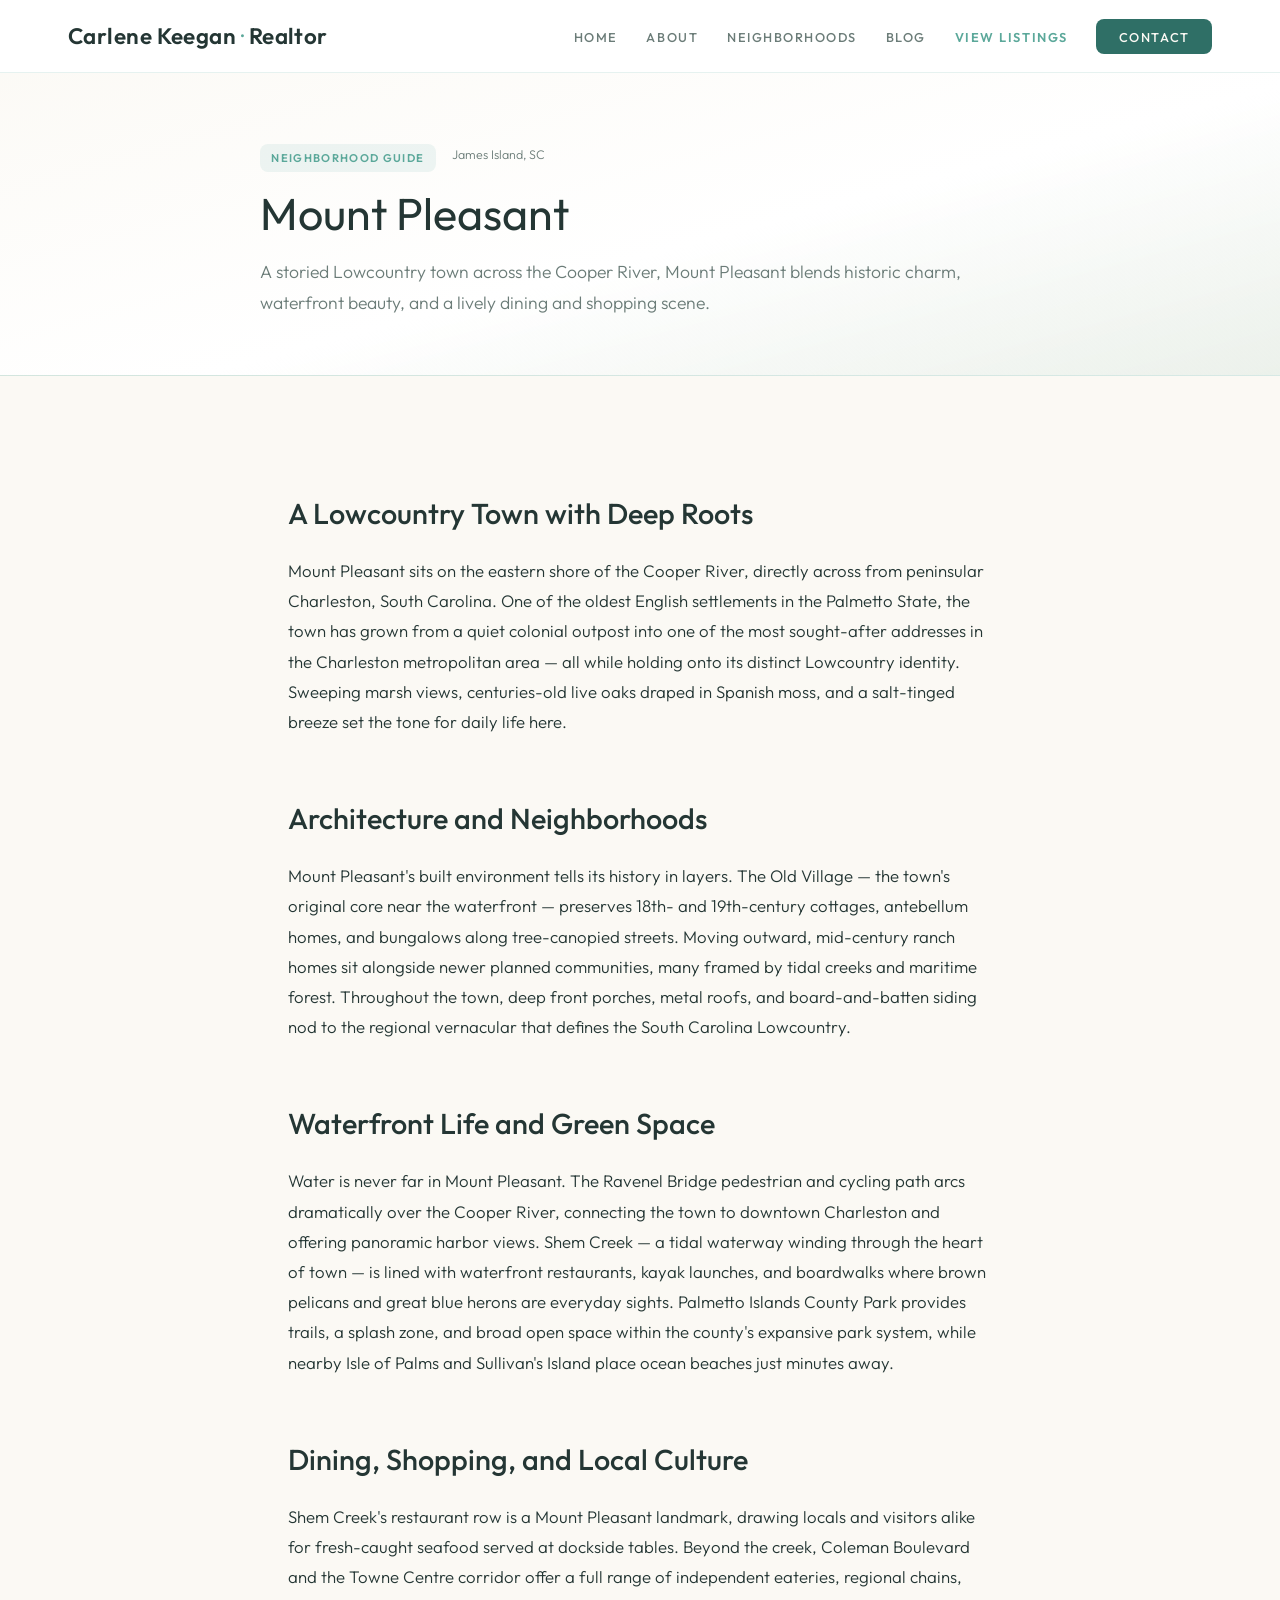
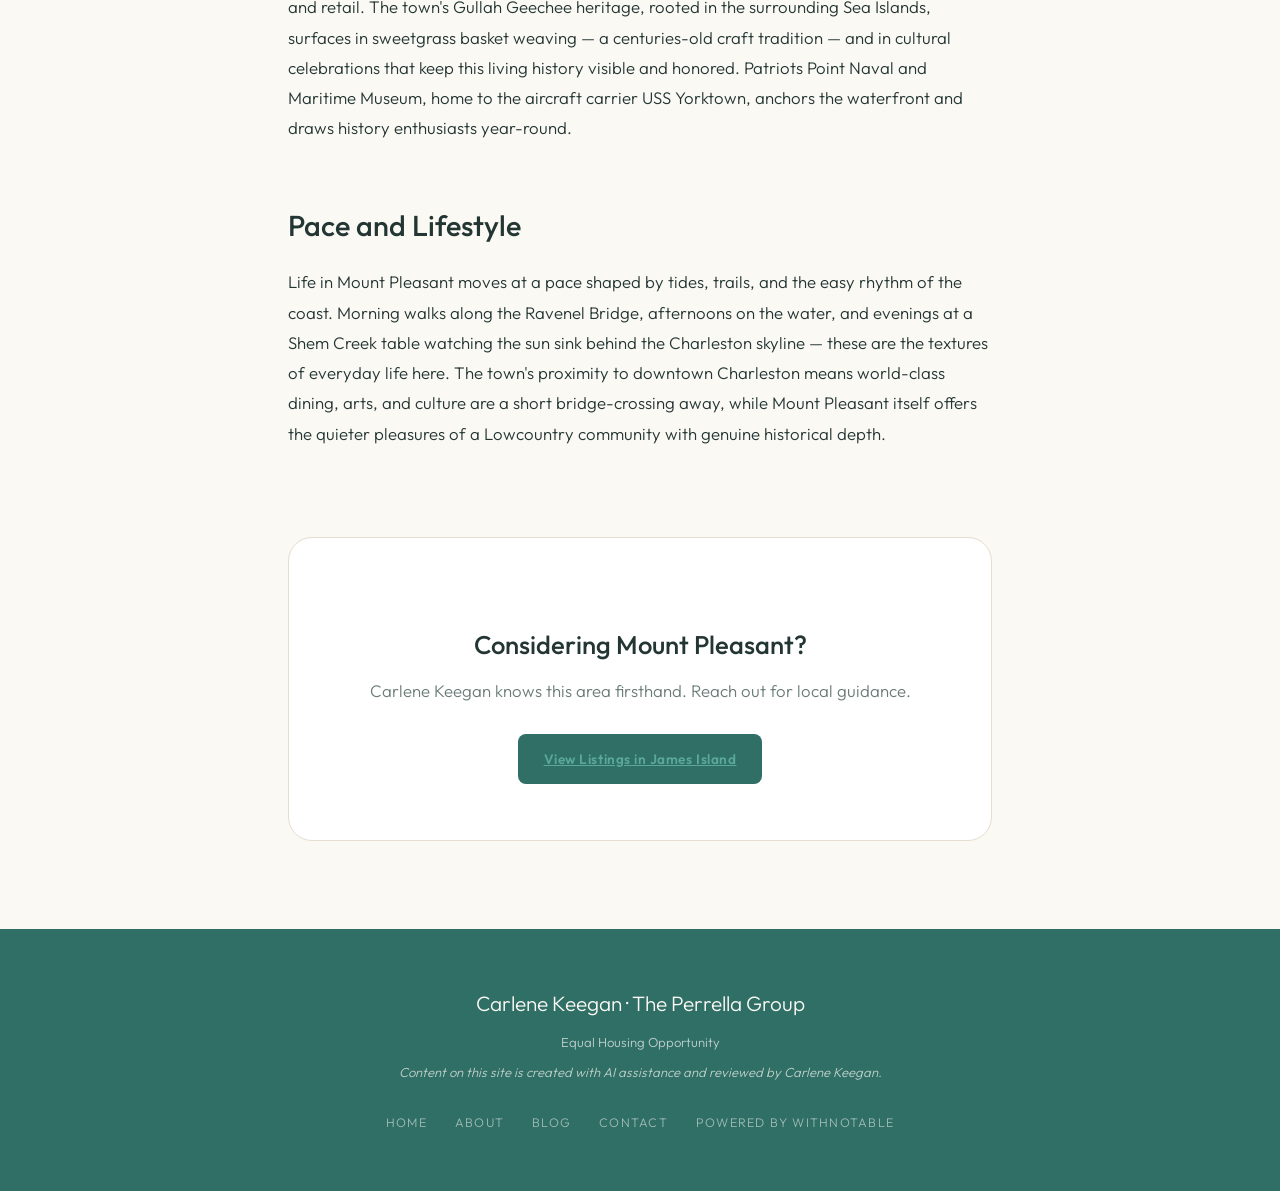
<file: neighborhoods/mount-pleasant.html>
<!DOCTYPE html>
<html lang="en">
<head>
    <meta charset="UTF-8">
    <meta name="viewport" content="width=device-width, initial-scale=1.0">
    <title>Mount Pleasant Neighborhood Guide | Carlene Keegan</title>
    <meta name="description" content="A storied Lowcountry town across the Cooper River, Mount Pleasant blends historic charm, waterfront beauty, and a lively dining and shopping scene.">
    <meta property="og:title" content="Mount Pleasant Neighborhood Guide | Carlene Keegan">
    <meta property="og:description" content="A storied Lowcountry town across the Cooper River, Mount Pleasant blends historic charm, waterfront beauty, and a lively dining and shopping scene.">
    <meta property="og:type" content="website">
    <link rel="preconnect" href="https://fonts.googleapis.com">
    <link rel="preconnect" href="https://fonts.gstatic.com" crossorigin>
    <link href="https://fonts.googleapis.com/css2?family=Outfit:wght@300;400;500;600;700&display=swap" rel="stylesheet">
    <link rel="stylesheet" href="../css/styles.css">
    <script type="application/ld+json">
{
  "@context": "https://schema.org",
  "@type": "Place",
  "name": "Mount Pleasant",
  "url": "https://withnotable.github.io/carlene-keegan-site/neighborhoods/mount-pleasant.html",
  "description": "A storied Lowcountry town across the Cooper River, Mount Pleasant blends historic charm, waterfront beauty, and a lively dining and shopping scene.",
  "address": {
    "@type": "PostalAddress",
    "addressRegion": "SC"
  }
}
    </script>
</head>
<body>
    <nav id="navbar">
        <div class="nav-inner">
            <a href="../index.html" class="nav-brand">Carlene Keegan <span>·</span> Realtor</a>
            <ul class="nav-links">
                <li><a href="../index.html">Home</a></li>
                <li><a href="../about.html">About</a></li>
                <li><a href="../index.html#neighborhoods">Neighborhoods</a></li>
                <li><a href="../blog/index.html">Blog</a></li>
                <li><a href="https://perrellagroup.com/agent/carlene-keegan" target="_blank" rel="noopener noreferrer" class="nav-listings">View Listings</a></li>
                <li><a href="../contact.html" class="nav-cta">Contact</a></li>
            </ul>
            <button class="nav-toggle" aria-label="Menu"><span></span><span></span><span></span></button>
        </div>
    </nav>

    <div class="article-header">
        <div class="article-header-inner">
            <div class="meta-line"><span class="blog-card-category">Neighborhood Guide</span><span>James Island, SC</span></div>
            <h1>Mount Pleasant</h1>
            <p class="article-lede">A storied Lowcountry town across the Cooper River, Mount Pleasant blends historic charm, waterfront beauty, and a lively dining and shopping scene.</p>
        </div>
    </div>

    <div class="article-body">
        <h2>A Lowcountry Town with Deep Roots</h2><p>Mount Pleasant sits on the eastern shore of the Cooper River, directly across from peninsular Charleston, South Carolina. One of the oldest English settlements in the Palmetto State, the town has grown from a quiet colonial outpost into one of the most sought-after addresses in the Charleston metropolitan area — all while holding onto its distinct Lowcountry identity. Sweeping marsh views, centuries-old live oaks draped in Spanish moss, and a salt-tinged breeze set the tone for daily life here.</p><h2>Architecture and Neighborhoods</h2><p>Mount Pleasant's built environment tells its history in layers. The Old Village — the town's original core near the waterfront — preserves 18th- and 19th-century cottages, antebellum homes, and bungalows along tree-canopied streets. Moving outward, mid-century ranch homes sit alongside newer planned communities, many framed by tidal creeks and maritime forest. Throughout the town, deep front porches, metal roofs, and board-and-batten siding nod to the regional vernacular that defines the South Carolina Lowcountry.</p><h2>Waterfront Life and Green Space</h2><p>Water is never far in Mount Pleasant. The Ravenel Bridge pedestrian and cycling path arcs dramatically over the Cooper River, connecting the town to downtown Charleston and offering panoramic harbor views. Shem Creek — a tidal waterway winding through the heart of town — is lined with waterfront restaurants, kayak launches, and boardwalks where brown pelicans and great blue herons are everyday sights. Palmetto Islands County Park provides trails, a splash zone, and broad open space within the county's expansive park system, while nearby Isle of Palms and Sullivan's Island place ocean beaches just minutes away.</p><h2>Dining, Shopping, and Local Culture</h2><p>Shem Creek's restaurant row is a Mount Pleasant landmark, drawing locals and visitors alike for fresh-caught seafood served at dockside tables. Beyond the creek, Coleman Boulevard and the Towne Centre corridor offer a full range of independent eateries, regional chains, and retail. The town's Gullah Geechee heritage, rooted in the surrounding Sea Islands, surfaces in sweetgrass basket weaving — a centuries-old craft tradition — and in cultural celebrations that keep this living history visible and honored. Patriots Point Naval and Maritime Museum, home to the aircraft carrier USS Yorktown, anchors the waterfront and draws history enthusiasts year-round.</p><h2>Pace and Lifestyle</h2><p>Life in Mount Pleasant moves at a pace shaped by tides, trails, and the easy rhythm of the coast. Morning walks along the Ravenel Bridge, afternoons on the water, and evenings at a Shem Creek table watching the sun sink behind the Charleston skyline — these are the textures of everyday life here. The town's proximity to downtown Charleston means world-class dining, arts, and culture are a short bridge-crossing away, while Mount Pleasant itself offers the quieter pleasures of a Lowcountry community with genuine historical depth.</p>
        <div class="neighborhood-cta">
            <h3>Considering Mount Pleasant?</h3>
            <p>Carlene Keegan knows this area firsthand. Reach out for local guidance.</p>
            <a href="https://perrellagroup.com/agent/carlene-keegan" target="_blank" rel="noopener noreferrer" class="btn-primary">View Listings in James Island</a>
        </div>
    </div>

    <footer>
        <div class="footer-brand">Carlene Keegan · The Perrella Group</div>
        <p>Equal Housing Opportunity</p>
        <p class="footer-disclaimer">Content on this site is created with AI assistance and reviewed by Carlene Keegan.</p>
        <div class="footer-links">
            <a href="../index.html">Home</a>
            <a href="../about.html">About</a>
            <a href="../blog/index.html">Blog</a>
            <a href="../contact.html">Contact</a>
            <a href="https://withnotable.ai" target="_blank" rel="noopener noreferrer">Powered by withNotable</a>
        </div>
    </footer>
    <script>
        const observer = new IntersectionObserver((entries) => {
            entries.forEach(e => { if (e.isIntersecting) e.target.classList.add('visible'); });
        }, { threshold: 0.1, rootMargin: '0px 0px -50px 0px' });
        document.querySelectorAll('.fade-in').forEach(el => observer.observe(el));
        window.addEventListener('scroll', () => {
            const nav = document.getElementById('navbar');
            if (nav) nav.classList.toggle('scrolled', window.scrollY > 50);
        });
        const navToggle = document.querySelector('.nav-toggle');
        const navLinks = document.querySelector('.nav-links');
        if (navToggle && navLinks) {
            navToggle.addEventListener('click', () => { navLinks.classList.toggle('mobile-open'); navToggle.classList.toggle('active'); });
        }
        document.querySelectorAll('.faq-question').forEach(q => {
            q.addEventListener('click', () => {
                const item = q.parentElement;
                const wasOpen = item.classList.contains('open');
                document.querySelectorAll('.faq-item').forEach(i => i.classList.remove('open'));
                if (!wasOpen) item.classList.add('open');
            });
        });
    </script>
</body>
</html>
</file>
<file: css/styles.css>
/* withNotable themed renderer — Coastal / Centered Hero · Neighborhood Grid / Seafoam & Sand (Warm Coastal) */

:root {
  --color-bg: #FBF9F4;
  --color-surface: #FFFFFF;
  --color-ink: #243634;
  --color-ink-muted: #6B7C78;
  --color-primary: #2F6F66;
  --color-on-primary: #FBF9F4;
  --color-accent: #5BA89A;
  --color-on-accent: #143029;
  --color-border: #E5DECF;
  --font-display: 'Outfit', 'Segoe UI', -apple-system, sans-serif;
  --font-body: 'Outfit', 'Segoe UI', -apple-system, sans-serif;
  --space-xs: 0.5rem;
  --space-sm: 1rem;
  --space-md: 1.75rem;
  --space-lg: 3.5rem;
  --space-xl: 5.5rem;
  --space-xxl: 9rem;
  --radius-sm: 8px;
  --radius-md: 14px;
  --radius-lg: 24px;
  --line-height: 1.8;
  --section-pad-y: 6rem;
}

*, *::before, *::after { box-sizing: border-box; margin: 0; padding: 0; }
html { scroll-behavior: smooth; font-size: 16px; }
body {
    font-family: var(--font-body);
    color: var(--color-ink);
    background-color: var(--color-bg);
    line-height: var(--line-height);
    font-weight: 300;
    -webkit-font-smoothing: antialiased;
}
a { color: inherit; text-decoration: none; }
img { max-width: 100%; height: auto; display: block; }
em { font-style: italic; color: var(--color-accent); }

.section-inner { max-width: 1100px; margin: 0 auto; padding: 0 var(--space-md); }
section { padding: var(--section-pad-y) 0; }
.section-label { font-size: 0.78rem; font-weight: 600; text-transform: uppercase; letter-spacing: 0.14em; color: var(--color-accent); margin-bottom: var(--space-sm); }
.section-title { font-family: var(--font-display); font-size: clamp(1.8rem, 3.5vw, 2.8rem); font-weight: 400; line-height: 1.15; color: var(--color-ink); margin-bottom: var(--space-lg); }

/* Nav */
nav { position: fixed; top: 0; width: 100%; z-index: 100; background: color-mix(in srgb, var(--color-surface) 92%, transparent); backdrop-filter: blur(20px); -webkit-backdrop-filter: blur(20px); border-bottom: 1px solid color-mix(in srgb, var(--color-accent) 15%, transparent); transition: all 0.4s ease; }
nav.scrolled { box-shadow: 0 4px 30px color-mix(in srgb, var(--color-ink) 6%, transparent); }
.nav-inner { max-width: 1200px; margin: 0 auto; padding: var(--space-sm) var(--space-md); display: flex; justify-content: space-between; align-items: center; }
.nav-brand { font-family: var(--font-display); font-size: 1.4rem; font-weight: 600; color: var(--color-ink); letter-spacing: 0.02em; }
.nav-brand span { color: var(--color-accent); font-weight: 400; }
.nav-links { display: flex; list-style: none; gap: 1.8rem; align-items: center; }
.nav-links a { font-size: 0.8rem; font-weight: 500; color: var(--color-ink-muted); text-transform: uppercase; letter-spacing: 0.12em; transition: color 0.3s ease; }
.nav-links a:hover { color: var(--color-ink); }
.nav-listings { color: var(--color-accent) !important; font-weight: 600 !important; }
.nav-cta { background: var(--color-primary) !important; color: var(--color-on-primary) !important; padding: 0.6rem 1.4rem; border-radius: var(--radius-sm); }
.nav-toggle { display: none; background: none; border: none; cursor: pointer; padding: var(--space-xs); }
.nav-toggle span { display: block; width: 24px; height: 2px; background: var(--color-ink); margin: 5px 0; transition: 0.3s; }

/* About */
.about-grid { display: grid; grid-template-columns: 1.6fr 1fr; gap: var(--space-lg); align-items: start; }
.about-text { font-size: 1.05rem; color: var(--color-ink-muted); }
.about-text p { margin-bottom: var(--space-sm); }
.about-stats { display: grid; grid-template-columns: 1fr 1fr; gap: var(--space-sm); }
.stat-card { background: var(--color-surface); border: 1px solid var(--color-border); border-radius: var(--radius-md); padding: var(--space-md); text-align: center; }
.stat-value { font-family: var(--font-display); font-size: 2.4rem; color: var(--color-accent); }
.stat-label { font-size: 0.75rem; text-transform: uppercase; letter-spacing: 0.1em; color: var(--color-ink-muted); }

/* Specialties */
.specialties { background: var(--color-surface); }
.specialties-content { font-size: 1.05rem; color: var(--color-ink-muted); max-width: 760px; }
.specialties-content p { margin-bottom: var(--space-sm); }

/* FAQ */
.faq-item { border-bottom: 1px solid var(--color-border); padding: var(--space-md) 0; cursor: pointer; }
.faq-question { font-family: var(--font-display); font-size: 1.3rem; font-weight: 500; color: var(--color-ink); }
.faq-answer { max-height: 0; overflow: hidden; transition: max-height 0.4s ease, padding 0.4s ease; }
.faq-item.open .faq-answer { max-height: 400px; padding-top: var(--space-sm); }
.faq-answer p { color: var(--color-ink-muted); }

/* Testimonials */
.testimonials { background: var(--color-surface); }
.testimonial-grid { display: grid; grid-template-columns: repeat(auto-fit, minmax(280px, 1fr)); gap: var(--space-md); }
.testimonial-card { background: var(--color-bg); border: 1px solid var(--color-border); border-left: 3px solid var(--color-accent); border-radius: var(--radius-md); padding: var(--space-md); }
.testimonial-card blockquote { font-family: var(--font-display); font-size: 1.2rem; font-style: italic; color: var(--color-ink); margin-bottom: var(--space-sm); }
.testimonial-card cite { font-size: 0.85rem; color: var(--color-ink-muted); font-style: normal; }

/* Contact */
.contact-grid { display: grid; grid-template-columns: 1fr 1fr; gap: var(--space-lg); }
.contact-info h3, .contact-cta h3 { font-family: var(--font-display); font-size: 1.5rem; color: var(--color-ink); margin-bottom: var(--space-sm); }
.contact-detail { margin-bottom: var(--space-sm); }
.detail-label { font-size: 0.72rem; text-transform: uppercase; letter-spacing: 0.1em; color: var(--color-ink-muted); }
.detail-value { color: var(--color-ink); }
.contact-profiles { margin-top: var(--space-md); }
.profile-links { display: flex; flex-wrap: wrap; gap: var(--space-xs); margin-top: var(--space-xs); }
.profile-link { font-size: 0.8rem; padding: 0.3rem 0.8rem; border: 1px solid var(--color-border); border-radius: var(--radius-sm); color: var(--color-ink-muted); transition: all 0.3s ease; }
.profile-link:hover { border-color: var(--color-accent); color: var(--color-accent); }
.contact-cta { background: var(--color-surface); border: 1px solid var(--color-border); border-radius: var(--radius-lg); padding: var(--space-lg); }
.cta-copy { color: var(--color-ink-muted); }
.btn-primary { display: inline-block; background: var(--color-primary); color: var(--color-on-primary); padding: 0.8rem 1.6rem; border-radius: var(--radius-sm); font-size: 0.85rem; font-weight: 600; letter-spacing: 0.04em; transition: opacity 0.3s ease; }
.btn-primary:hover { opacity: 0.9; }
.contact-cta-primary { margin-top: var(--space-md); }
.contact-listings { margin-top: var(--space-sm); }

/* Article / neighborhood / blog pages */
.article-header { padding: 9rem var(--space-md) var(--space-lg); background: linear-gradient(165deg, var(--color-bg) 0%, var(--color-surface) 60%, color-mix(in srgb, var(--color-accent) 10%, transparent) 100%); border-bottom: 1px solid color-mix(in srgb, var(--color-accent) 25%, transparent); }
.article-header-inner { max-width: 760px; margin: 0 auto; }
.article-header .meta-line { font-size: 0.78rem; color: var(--color-ink-muted); margin-bottom: var(--space-sm); display: flex; gap: var(--space-sm); }
.article-header h1 { font-family: var(--font-display); font-size: clamp(1.9rem, 4vw, 2.8rem); font-weight: 400; line-height: 1.15; color: var(--color-ink); }
.article-lede { margin-top: var(--space-sm); font-size: 1.1rem; color: var(--color-ink-muted); }
.blog-card-category { font-size: 0.7rem; font-weight: 600; text-transform: uppercase; letter-spacing: 0.12em; color: var(--color-accent); background: color-mix(in srgb, var(--color-accent) 10%, transparent); padding: 0.25rem 0.7rem; border-radius: var(--radius-sm); }
.article-body { max-width: 760px; margin: 0 auto; padding: var(--space-lg) var(--space-md) var(--space-xl); }
.article-body p { margin-bottom: var(--space-md); font-size: 1.05rem; color: var(--color-ink); }
.article-body h2 { font-family: var(--font-display); font-size: 1.8rem; font-weight: 500; color: var(--color-ink); margin: var(--space-lg) 0 var(--space-sm); }
.article-body h3 { font-family: var(--font-display); font-size: 1.35rem; font-weight: 500; color: var(--color-ink); margin: var(--space-md) 0 var(--space-xs); }
.article-body ul, .article-body ol { margin: 0 0 var(--space-md) var(--space-md); color: var(--color-ink); }
.article-body blockquote { border-left: 3px solid var(--color-accent); padding: var(--space-sm) var(--space-md); margin: var(--space-md) 0; font-family: var(--font-display); font-style: italic; color: var(--color-ink-muted); background: var(--color-surface); border-radius: 0 var(--radius-md) var(--radius-md) 0; }
.article-body a { color: var(--color-accent); text-decoration: underline; }
.neighborhood-cta { margin-top: var(--space-xl); padding: var(--space-lg); background: var(--color-surface); border: 1px solid var(--color-border); border-radius: var(--radius-lg); text-align: center; }
.neighborhood-cta h3 { font-family: var(--font-display); font-size: 1.6rem; color: var(--color-ink); margin-bottom: var(--space-xs); }
.neighborhood-cta p { color: var(--color-ink-muted); margin-bottom: var(--space-md); }

/* Blog index */
.blog-grid { display: grid; grid-template-columns: repeat(auto-fill, minmax(320px, 1fr)); gap: var(--space-md); }
.blog-card { background: var(--color-surface); border: 1px solid var(--color-border); border-radius: var(--radius-md); overflow: hidden; transition: transform 0.3s ease, box-shadow 0.3s ease; }
.blog-card:hover { transform: translateY(-3px); box-shadow: 0 10px 30px color-mix(in srgb, var(--color-ink) 8%, transparent); }
.blog-card-body { padding: var(--space-md); }
.blog-card-meta { display: flex; gap: var(--space-sm); align-items: center; margin-bottom: var(--space-sm); }
.blog-card-date { font-size: 0.78rem; color: var(--color-ink-muted); }
.blog-card-title { font-family: var(--font-display); font-size: 1.4rem; font-weight: 500; color: var(--color-ink); margin-bottom: var(--space-xs); }
.blog-card-excerpt { font-size: 0.95rem; color: var(--color-ink-muted); }
.blog-card-read { display: inline-block; margin-top: var(--space-sm); font-size: 0.8rem; font-weight: 600; color: var(--color-accent); text-transform: uppercase; letter-spacing: 0.08em; }
.blog-empty { text-align: center; color: var(--color-ink-muted); padding: var(--space-xl) 0; }

/* Footer */
footer { background: var(--color-primary); color: color-mix(in srgb, var(--color-on-primary) 70%, transparent); padding: var(--space-lg) var(--space-md); text-align: center; }
.footer-brand { font-family: var(--font-display); font-size: 1.3rem; color: var(--color-on-primary); margin-bottom: var(--space-xs); }
footer p { font-size: 0.82rem; }
.footer-disclaimer { font-style: italic; margin-top: 0.4rem; }
.footer-links { display: flex; justify-content: center; gap: var(--space-md); margin-top: var(--space-md); flex-wrap: wrap; }
.footer-links a { font-size: 0.78rem; color: color-mix(in srgb, var(--color-on-primary) 55%, transparent); text-transform: uppercase; letter-spacing: 0.1em; transition: color 0.3s ease; }
.footer-links a:hover { color: var(--color-accent); }

/* IDX strip (shared, under hero, both layouts) */
.idx-strip { background: var(--color-primary); padding: var(--space-md) var(--space-md); }
.idx-strip-inner { max-width: 1100px; margin: 0 auto; display: flex; flex-wrap: wrap; gap: var(--space-md); align-items: center; justify-content: space-between; }
.idx-strip-eyebrow { font-size: 0.78rem; font-weight: 600; text-transform: uppercase; letter-spacing: 0.14em; color: var(--color-accent); margin-bottom: 0.25rem; }
.idx-strip-title { font-family: var(--font-display); font-size: clamp(1.3rem, 2.4vw, 1.8rem); font-weight: 400; color: var(--color-on-primary); }
.idx-strip-cta { background: var(--color-accent); color: var(--color-on-accent); padding: 0.85rem 1.6rem; border-radius: var(--radius-sm); font-size: 0.88rem; font-weight: 600; letter-spacing: 0.04em; transition: opacity 0.3s ease; white-space: nowrap; }
.idx-strip-cta:hover { opacity: 0.9; }
@media (max-width: 600px) {
    .idx-strip-inner { flex-direction: column; align-items: flex-start; }
    .idx-strip-cta { width: 100%; text-align: center; }
}

/* Awards / designations (folded into About) */
.awards-block { margin-top: var(--space-lg); padding-top: var(--space-md); border-top: 1px solid var(--color-border); }
.awards-label { font-size: 0.78rem; font-weight: 600; text-transform: uppercase; letter-spacing: 0.12em; color: var(--color-ink-muted); margin-bottom: var(--space-sm); }
.awards-chips { display: flex; flex-wrap: wrap; gap: var(--space-xs); list-style: none; padding: 0; }
.award-chip { font-size: 0.82rem; font-weight: 500; color: var(--color-ink); background: color-mix(in srgb, var(--color-accent) 10%, transparent); border: 1px solid color-mix(in srgb, var(--color-accent) 35%, transparent); padding: 0.35rem 0.85rem; border-radius: var(--radius-sm); letter-spacing: 0.02em; }

/* Animation */
.fade-in { opacity: 0; transform: translateY(20px); transition: opacity 0.8s ease, transform 0.8s ease; }
.fade-in.visible { opacity: 1; transform: translateY(0); }

/* Responsive */
@media (max-width: 860px) {
    .about-grid, .contact-grid { grid-template-columns: 1fr; }
}
@media (max-width: 768px) {
    .nav-links { display: none; }
    .nav-links.mobile-open { display: flex; flex-direction: column; position: absolute; top: 100%; left: 0; right: 0; background: var(--color-surface); padding: var(--space-md); gap: var(--space-sm); border-bottom: 1px solid var(--color-border); }
    .nav-toggle { display: block; }
}

.hero-centered { padding-top: 9rem; background: radial-gradient(ellipse at top, color-mix(in srgb, var(--color-accent) 10%, transparent) 0%, var(--color-bg) 60%); text-align: center; }
.hero-centered .hero-inner { max-width: 820px; margin: 0 auto; padding: var(--space-xl) var(--space-md) var(--space-lg); }
.hero-centered .photo-frame { width: 160px; height: 160px; margin: 0 auto var(--space-lg); border-radius: 50%; overflow: hidden; border: 3px solid var(--color-surface); box-shadow: 0 8px 30px color-mix(in srgb, var(--color-accent) 25%, transparent); }
.hero-centered .photo-frame img { width: 100%; height: 100%; object-fit: cover; }
.hero-centered .photo-placeholder { width: 100%; height: 100%; background: var(--color-primary); color: var(--color-on-primary); display: flex; align-items: center; justify-content: center; font-family: var(--font-display); font-size: 2.5rem; }
.hero-centered .hero-label { font-size: 0.82rem; text-transform: uppercase; letter-spacing: 0.14em; color: var(--color-accent); margin-bottom: var(--space-md); }
.hero-centered .hero-title { font-family: var(--font-display); font-size: clamp(2.6rem, 6vw, 4.4rem); font-weight: 400; line-height: 1.05; color: var(--color-ink); margin-bottom: var(--space-md); }
.hero-centered .hero-subtitle { font-size: 1.2rem; color: var(--color-ink-muted); max-width: 50ch; margin: 0 auto; }
.nb-grid { display: grid; grid-template-columns: repeat(auto-fill, minmax(260px, 1fr)); gap: var(--space-md); }
.nb-tile { display: flex; flex-direction: column; background: var(--color-surface); border: 1px solid var(--color-border); border-radius: var(--radius-lg); padding: var(--space-lg); transition: transform 0.3s ease, box-shadow 0.3s ease, border-color 0.3s ease; }
.nb-tile:hover { transform: translateY(-4px); border-color: var(--color-accent); box-shadow: 0 12px 34px color-mix(in srgb, var(--color-accent) 18%, transparent); }
.nb-tile-name { font-family: var(--font-display); font-size: 1.5rem; font-weight: 500; color: var(--color-ink); margin-bottom: var(--space-xs); }
.nb-tile-blurb { font-size: 0.95rem; color: var(--color-ink-muted); flex: 1; margin-bottom: var(--space-md); }
.nb-tile-explore { font-size: 0.8rem; font-weight: 600; text-transform: uppercase; letter-spacing: 0.08em; color: var(--color-accent); }
</file>
